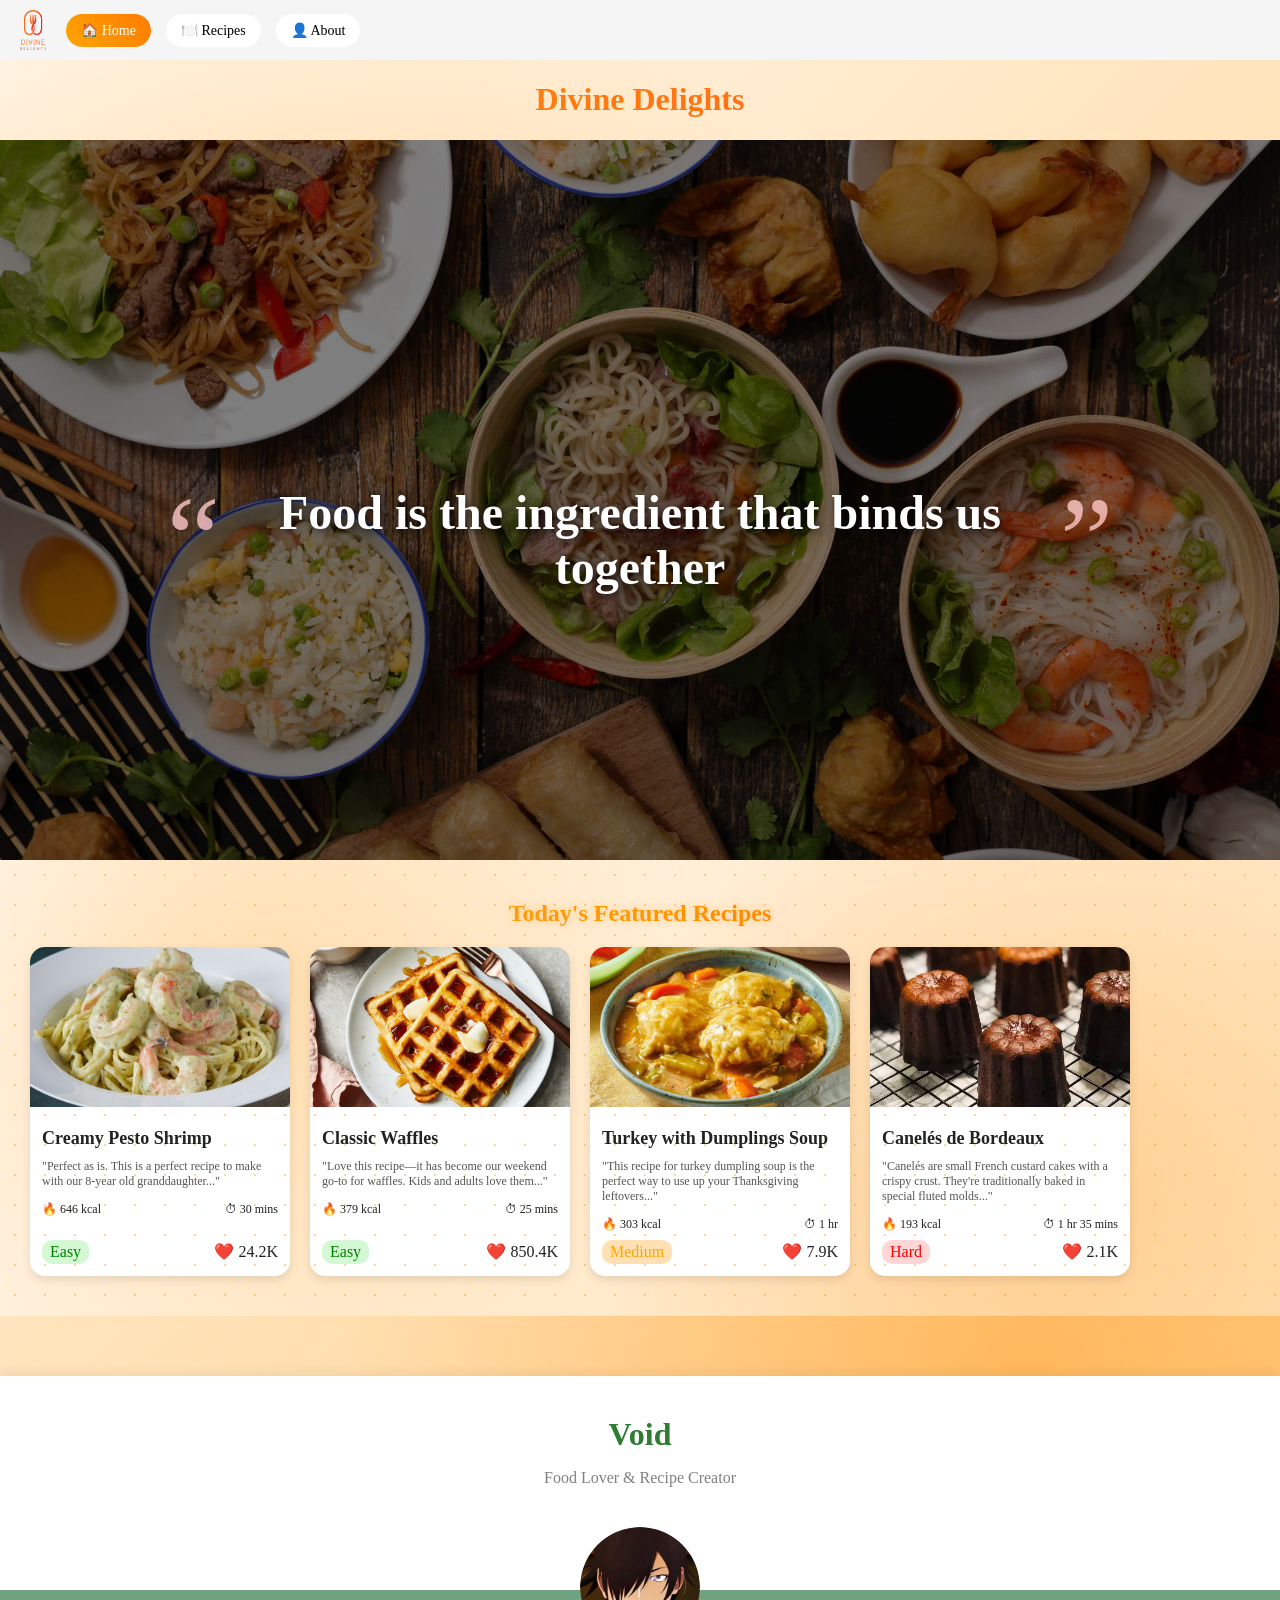
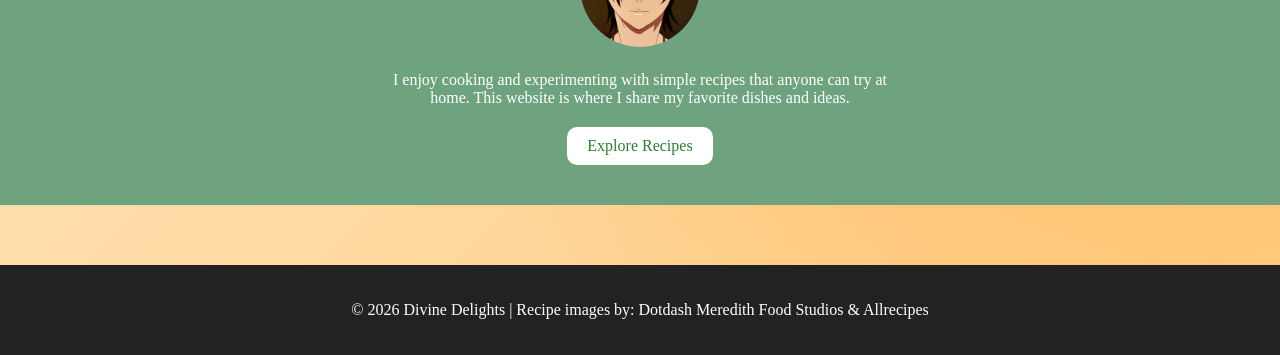
<file: index.html>
<!DOCTYPE html>
<html lang="en">

<head>
    <meta charset="UTF-8">
    <meta name="viewport" content="width=device-width, initial-scale=1.0">
    <title>Divine Delights</title>

    <link rel="icon" type="image/png" href="images/favicon.ico">
    <link rel="stylesheet" href="css/styles.css">
</head>

<body>    

<header>
<div class="navbar">
<div class="logo">
    <img src="images/logo.png" alt="Divine Delights' Logo">
</div>

<nav class="nav-links">
<a href="index.html" class="active">🏠 Home</a>
<a href="recipes.html">🍽️ Recipes</a>
<a href="#about">👤 About</a>
</nav>
</div>

</header>

<!-- MAIN CONTENT (changes on every page) -->
<main>
  <h1 class="gradient-animate">Divine Delights</h1>
    <section class="hero">
        <div class="overlay">
      
          <div class="quote-box">
            <span class="quote-mark">“</span>
      
            <h1>
                Food is the ingredient that binds us together
            </h1>

            <span class="quote-mark">”</span>
          </div>
      
        </div>
      </section>


      <section class="scroll-section">
        <h2 class="gradient-text">Today's Featured Recipes</h2>
      
        <div class="scroll-container">
            <a href="recipe1.html" class="card-link">
            <div class="card">

                <div class="card-img">
                  <img src="images/pasta.jpg" alt="Pasta">
                </div>
              
                <div class="card-content">
                  <h3>Creamy Pesto Shrimp</h3>
              
                  <p class="desc">
                    "Perfect as is. This is a perfect recipe to make with our 8-year old granddaughter..."
                  </p>
              
                  <div class="info">
                    <span>🔥 646 kcal</span>
                    <span>⏱ 30 mins</span>
                  </div>
              
                  <div class="bottom">
                    <span class="easy">Easy</span>
                    <span>❤️ 24.2K</span>
                  </div>
                </div>
              
              </div>
            </a>


            <a href="recipe2.html" class="card-link">
              <div class="card">

                <div class="card-img">
                  <img src="images/waffles.jpg" alt="Waffles">
                </div>
              
                <div class="card-content">
                  <h3>Classic Waffles</h3>
              
                  <p class="desc">
                    "Love this recipe—it has become our weekend go-to for waffles. Kids and adults love them..."
                  </p>
              
                  <div class="info">
                    <span>🔥 379 kcal</span>
                    <span>⏱ 25 mins</span>
                  </div>
              
                  <div class="bottom">
                    <span class="easy">Easy</span>
                    <span>❤️ 850.4K</span>
                  </div>
                </div>
              
              </div>
            </a>

            <a href="recipe3.html" class="card-link">
              <div class="card">

                <div class="card-img">
                  <img src="images/turkey.jpg" alt="Turkey">
                </div>
              
                <div class="card-content">
                  <h3>Turkey with Dumplings Soup</h3>
              
                  <p class="desc">
                    "This recipe for turkey dumpling soup is the perfect way to use up your Thanksgiving leftovers..."
                  </p>
              
                  <div class="info">
                    <span>🔥 303 kcal</span>
                    <span>⏱ 1 hr</span>
                  </div>
              
                  <div class="bottom">
                    <span class="medium">Medium</span>
                    <span>❤️ 7.9K</span>
                  </div>
                </div>
              
              </div>
              </a>


              <a href="recipe4.html" class="card-link">
              <div class="card">

                <div class="card-img">
                  <img src="images/canele.jpg" alt="Canelés">
                </div>
              
                <div class="card-content">
                  <h3>Canelés de Bordeaux</h3>
              
                  <p class="desc">
                    "Canelés are small French custard cakes with a crispy crust. They're traditionally baked in special fluted molds..."
                  </p>
              
                  <div class="info">
                    <span>🔥 193 kcal</span>
                    <span>⏱ 1 hr 35 mins</span>
                  </div>
              
                  <div class="bottom">
                    <span class="hard">Hard</span>
                    <span>❤️ 2.1K</span>
                  </div>
                </div>
              </div>
            </a>
      
        </div>
      </section>
      <section id="about" class="about">
  
        <h2>Void</h2>
        <p class="role">Food Lover & Recipe Creator</p>
      
        <img src="images/profile.png" alt="Profile">
      
        <p class="about-text">
          I enjoy cooking and experimenting with simple recipes that anyone can try at home.
          This website is where I share my favorite dishes and ideas.
        </p>
      
        <a href="recipes.html" class="about-button">Explore Recipes</a>
      
      </section>
</main>

<footer>
    <p>© 2026 Divine Delights | Recipe images by: Dotdash Meredith Food Studios & Allrecipes</p>
</footer>

</body>
</html>
</file>
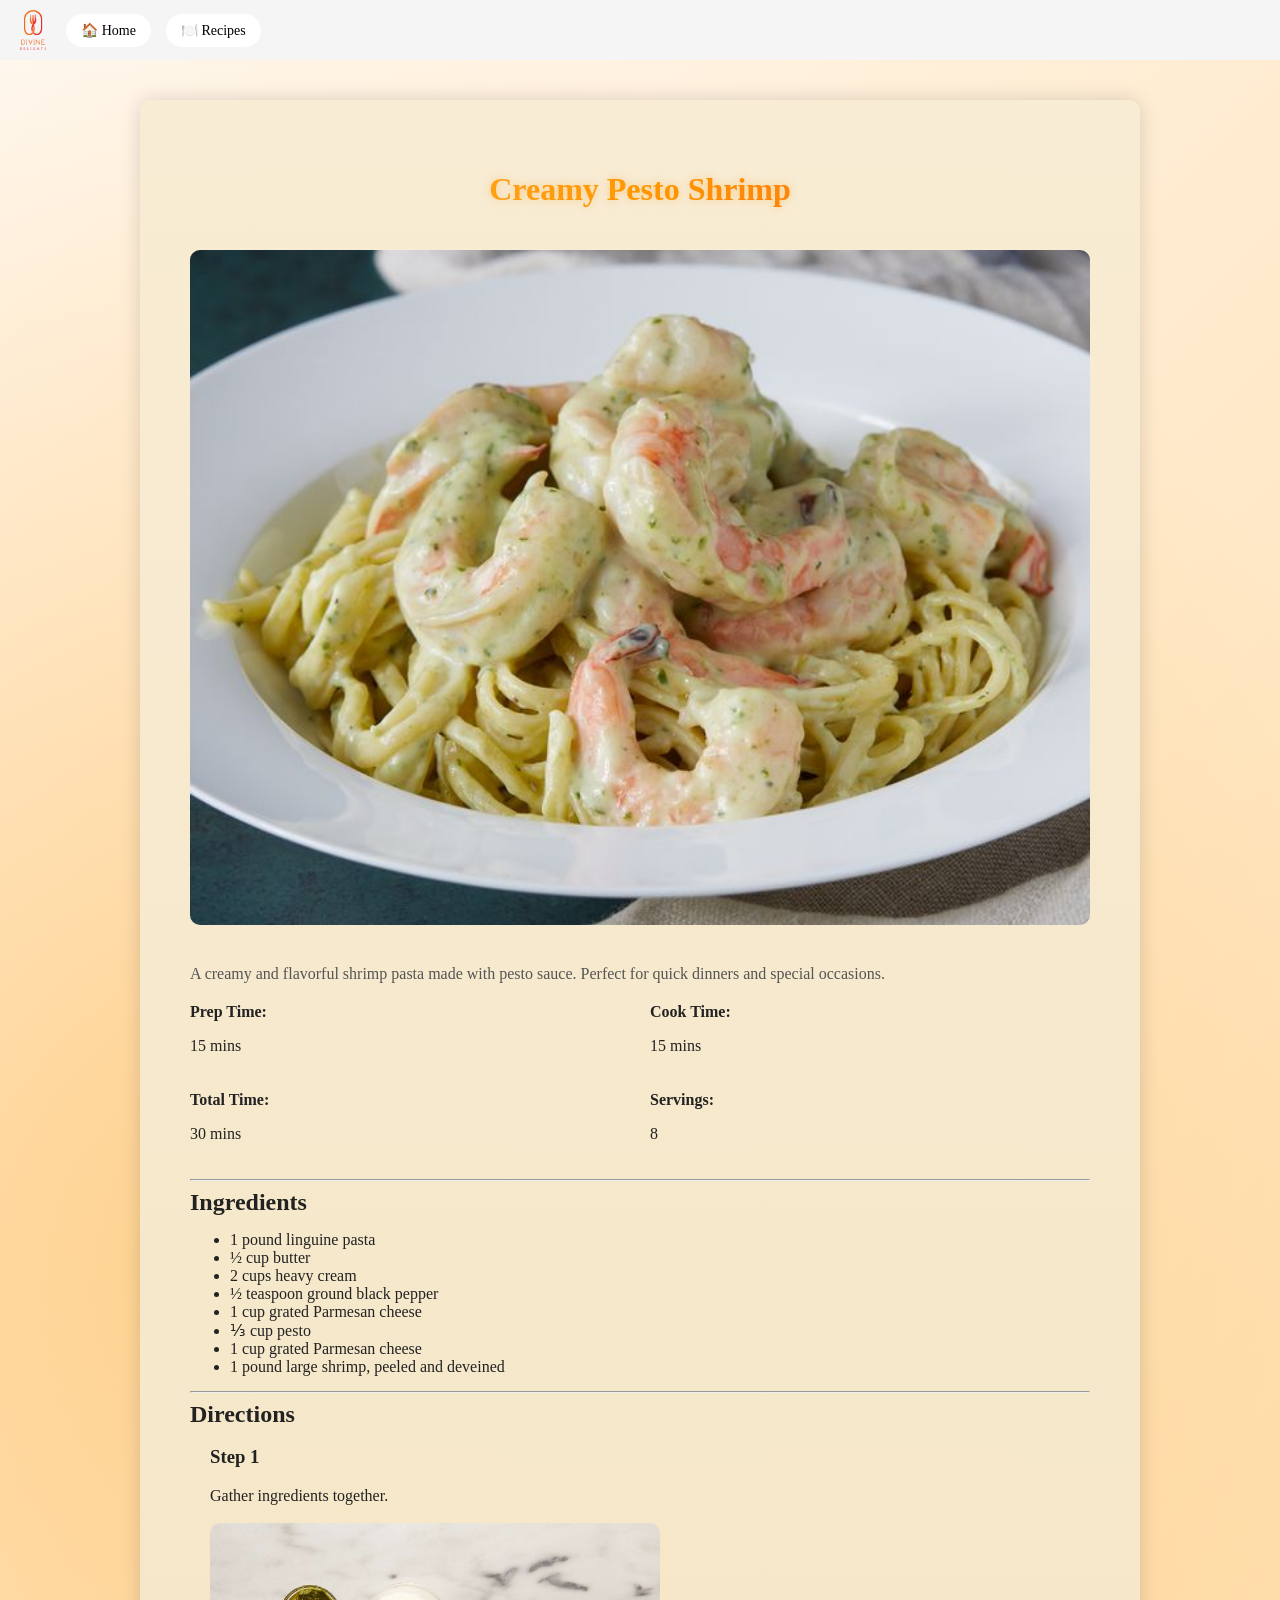
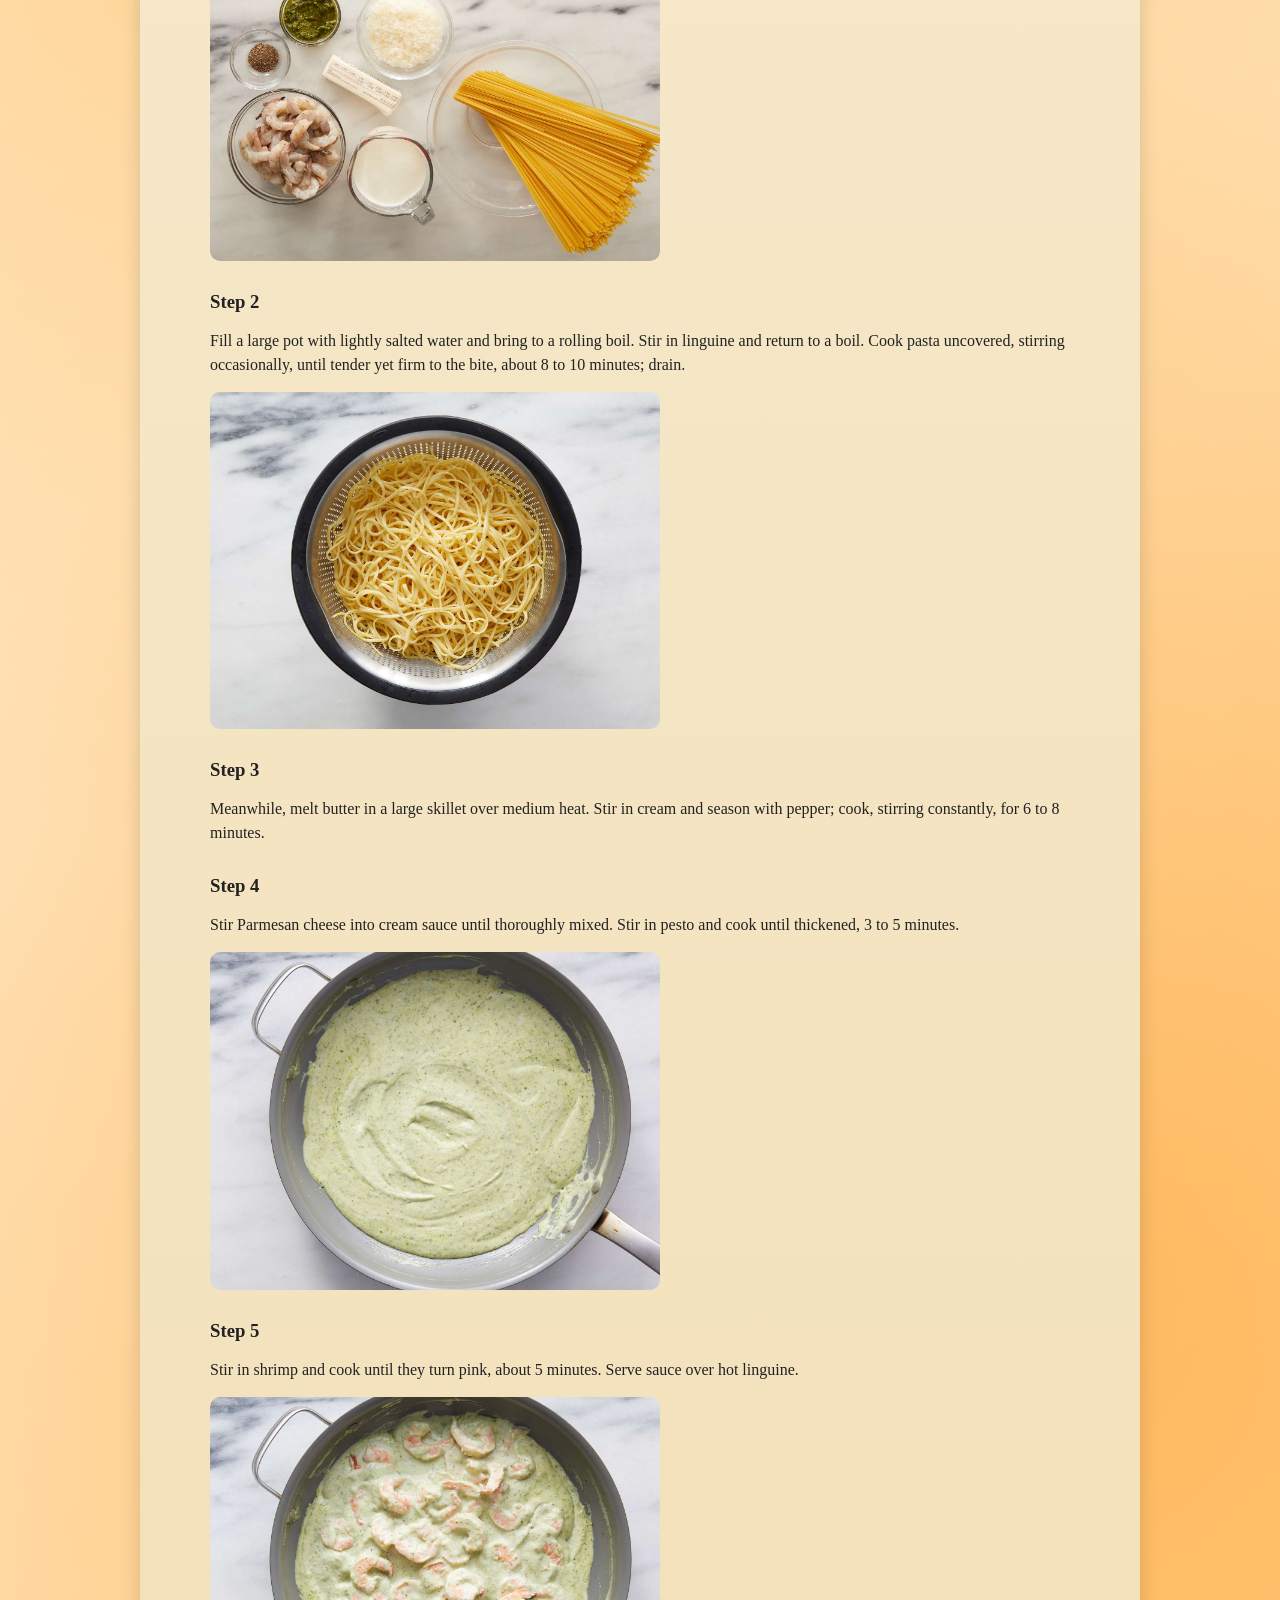
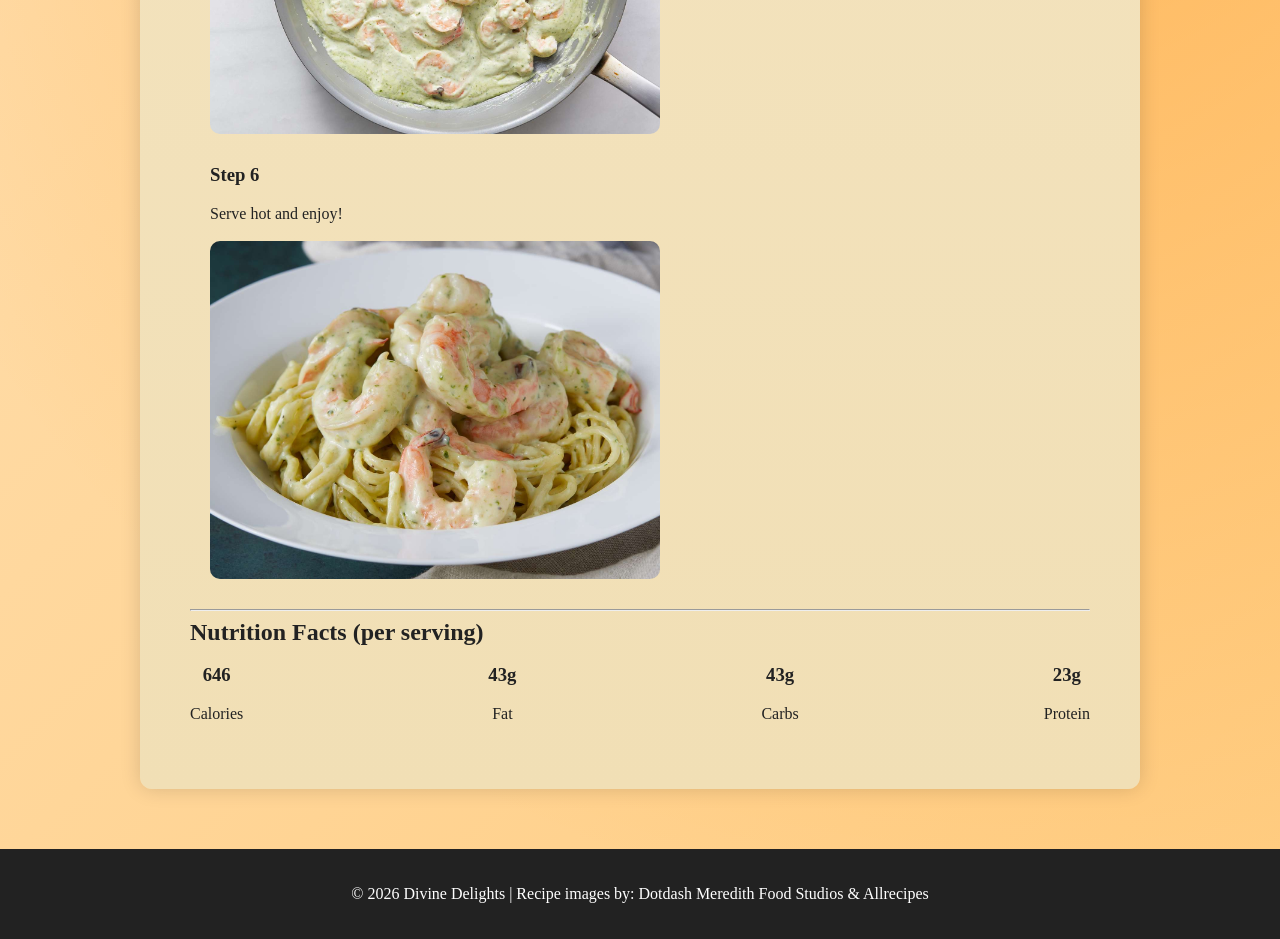
<file: recipe1.html>
<!DOCTYPE html>
<html lang="en">

<head>
    <meta charset="UTF-8">
    <meta name="viewport" content="width=device-width, initial-scale=1.0">
    <title>Creamy Pesto Shrimp - Divine Delights</title>

    <link rel="icon" type="image/png" href="images/favicon.ico">
    <link rel="stylesheet" href="css/styles.css">
</head>

<body>    

<header>
<div class="navbar">
<div class="logo">
    <img src="images/logo.png" alt="Divine Delights' Logo">
</div>

<nav class="nav-links">
<a href="index.html">🏠 Home</a>
<a href="recipes.html">🍽️ Recipes</a>
</nav>
</div>
</header>

<main class="recipe-page">

<!-- TITLE -->
<h1 class="gradient-text">Creamy Pesto Shrimp</h1>

<!-- IMAGE -->
<img src="images/pasta.jpg" class="recipe-main-img" alt="Pasta">

<!-- DESCRIPTION -->
<p class="recipe-desc">
    A creamy and flavorful shrimp pasta made with pesto sauce. Perfect for quick dinners and special occasions.
</p>

<!-- TIME TABLE -->
<div class="time-table">

    <div>
        <strong>Prep Time:</strong>
        <p>15 mins</p>
    </div>

    <div>
        <strong>Cook Time:</strong>
        <p>15 mins</p>
    </div>

    <div>
        <strong>Total Time:</strong>
        <p>30 mins</p>
    </div>

    <div>
        <strong>Servings:</strong>
        <p>8</p>
    </div>

</div>

<hr>

<!-- INGREDIENTS -->
<h2>Ingredients</h2>

<ul class="ingredients">
    <li>1 pound linguine pasta</li>
    <li>½ cup butter</li>
    <li>2 cups heavy cream</li>
    <li>½ teaspoon ground black pepper</li>
    <li>1 cup grated Parmesan cheese</li>
    <li>⅓ cup pesto</li>
    <li>1 cup grated Parmesan cheese</li>
    <li>1 pound large shrimp, peeled and deveined</li>
</ul>


<hr>

<!-- DIRECTIONS -->
<h2>Directions</h2>

<div class="steps">

    <div class="step">
        <h3>Step 1</h3>
        <p>  Gather ingredients together.  </p>
        <img src="images/pastastep1.jpg" class="step-img">
    </div>

    <div class="step">
        <h3>Step 2</h3>
        <p>Fill a large pot with lightly salted water and bring to a rolling boil. Stir in linguine and return to a boil. Cook pasta uncovered, stirring occasionally, until tender yet firm to the bite, about 8 to 10 minutes; drain. </p>
        <img src="images/pastastep2.jpg" class="step-img">
    </div>

    <div class="step">
        <h3>Step 3</h3>
        <p> Meanwhile, melt butter in a large skillet over medium heat. Stir in cream and season with pepper; cook, stirring constantly, for 6 to 8 minutes. </p>
    </div>

    <div class="step">
        <h3>Step 4</h3>
        <p> Stir Parmesan cheese into cream sauce until thoroughly mixed. Stir in pesto and cook until thickened, 3 to 5 minutes. </p>
        <img src="images/pastastep4.jpg" class="step-img">
    </div>

    <div class="step">
        <h3>Step 5</h3>
        <p> Stir in shrimp and cook until they turn pink, about 5 minutes. Serve sauce over hot linguine. </p>
        <img src="images/pastastep5.jpg" class="step-img">
    </div>

    <div class="step">
        <h3>Step 6</h3>
        <p> Serve hot and enjoy! </p>
        <img src="images/pastastep6.jpg" class="step-img">
    </div>
</div>
<hr>

<!-- NUTRITION -->
<h2>Nutrition Facts (per serving)</h2>

<div class="nutrition">

    <div>
        <h3>646</h3>
        <p>Calories</p>
    </div>

    <div>
        <h3>43g</h3>
        <p>Fat</p>
    </div>

    <div>
        <h3>43g</h3>
        <p>Carbs</p>
    </div>

    <div>
        <h3>23g</h3>
        <p>Protein</p>
    </div>

</div>

</main>

<footer>
    <p>© 2026 Divine Delights | Recipe images by: Dotdash Meredith Food Studios & Allrecipes</p>
</footer>

</body>
</html>
</file>
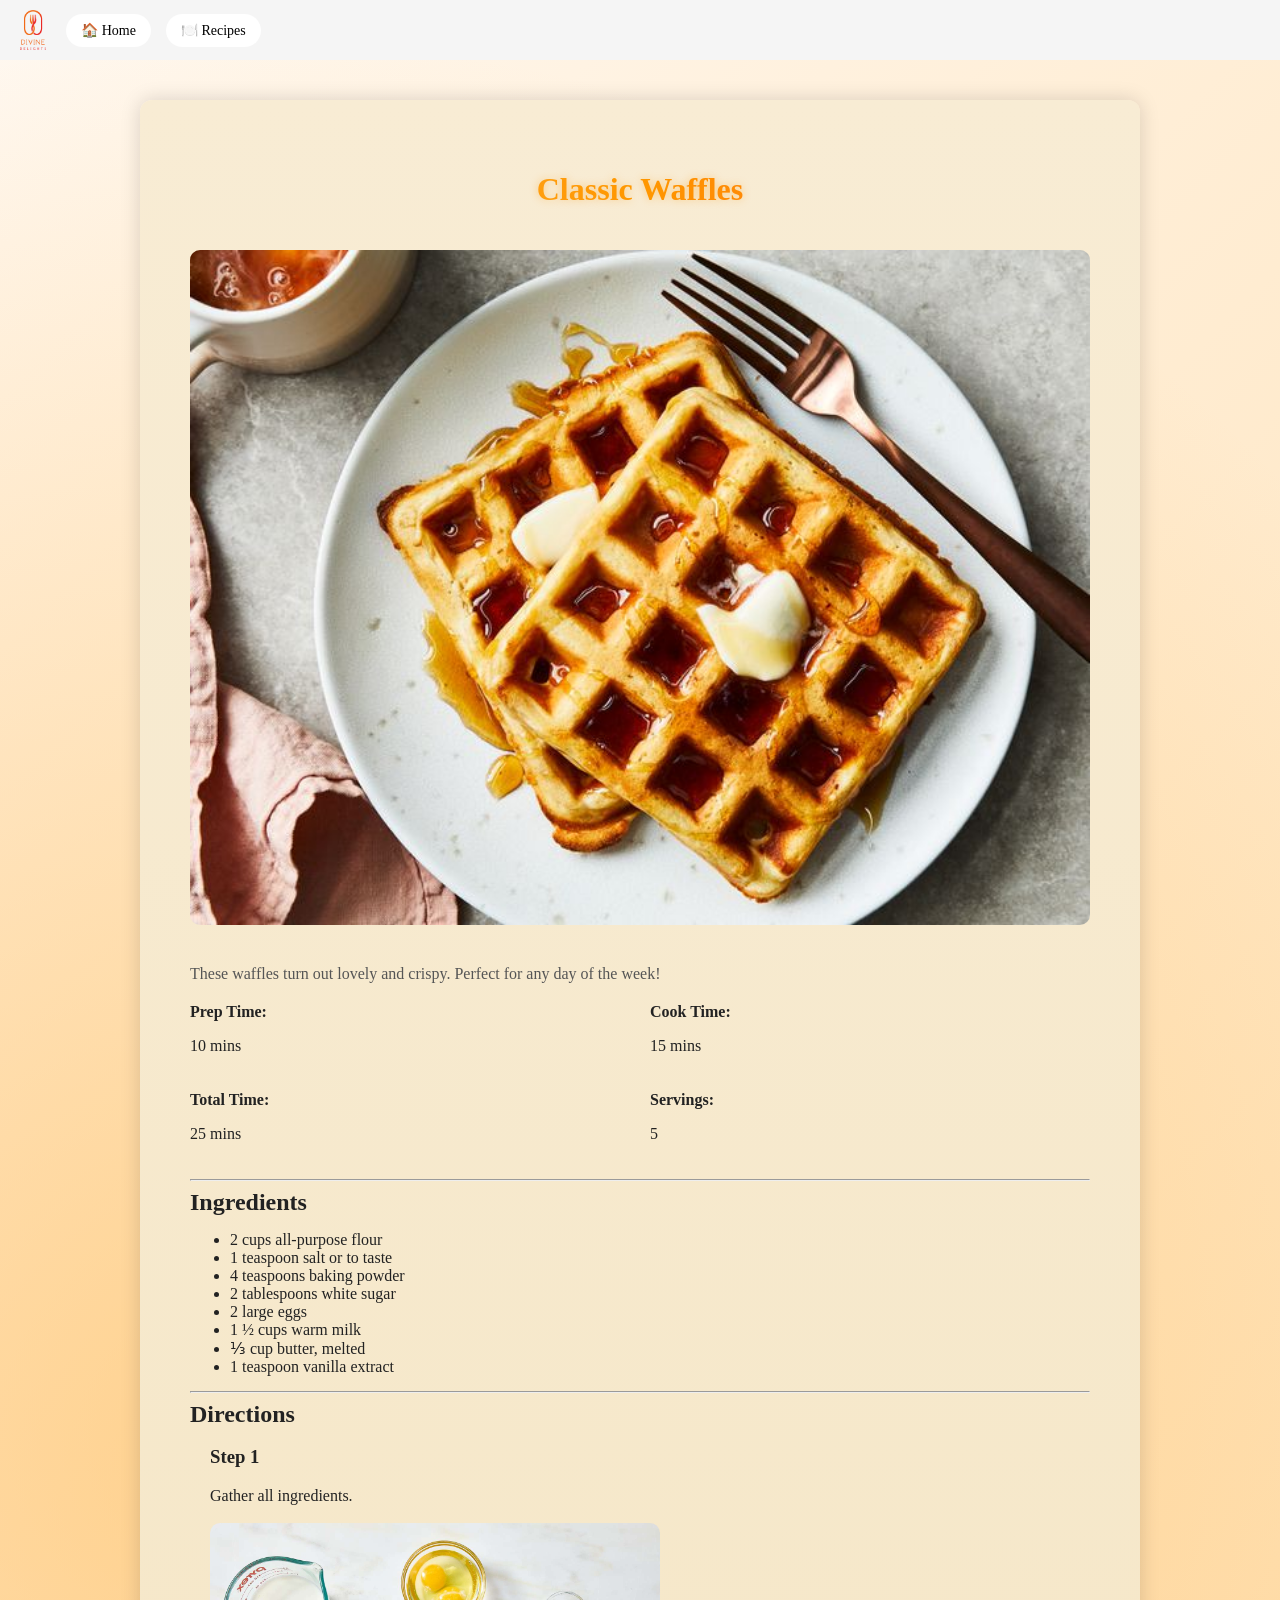
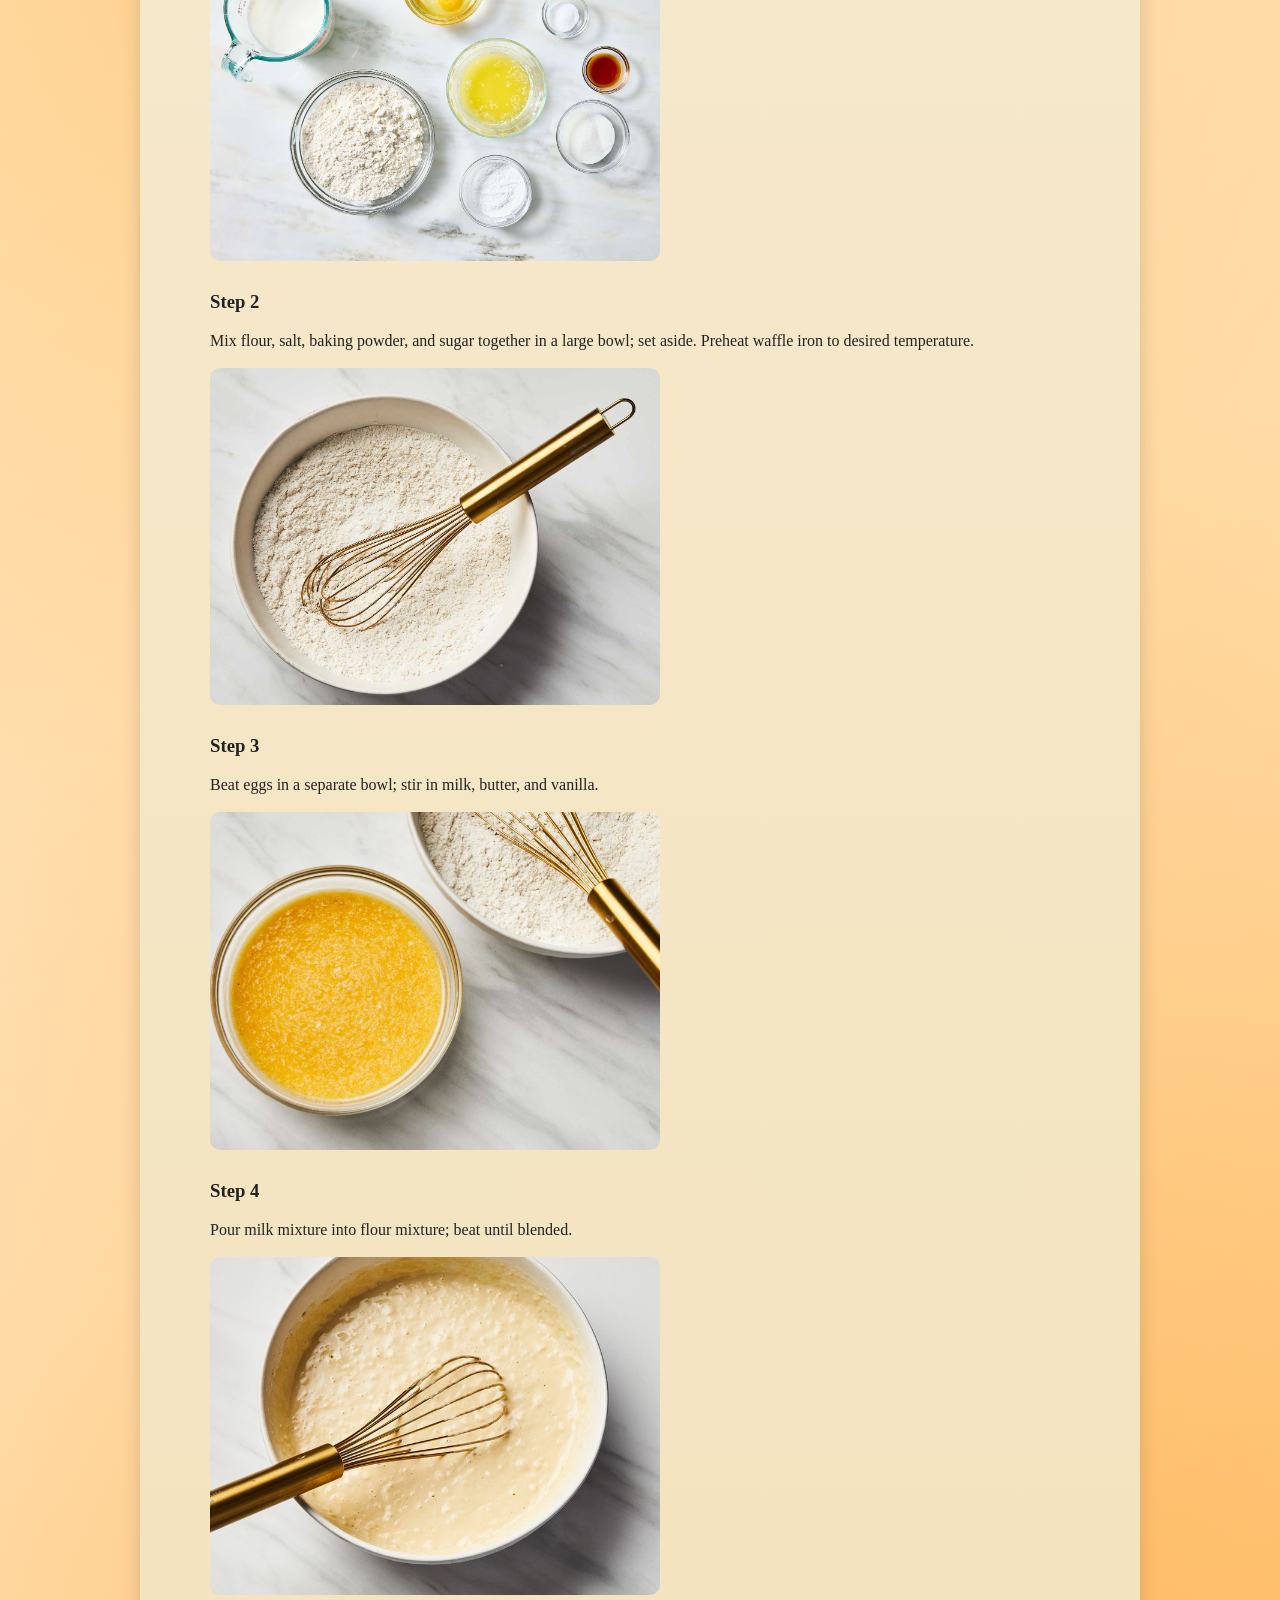
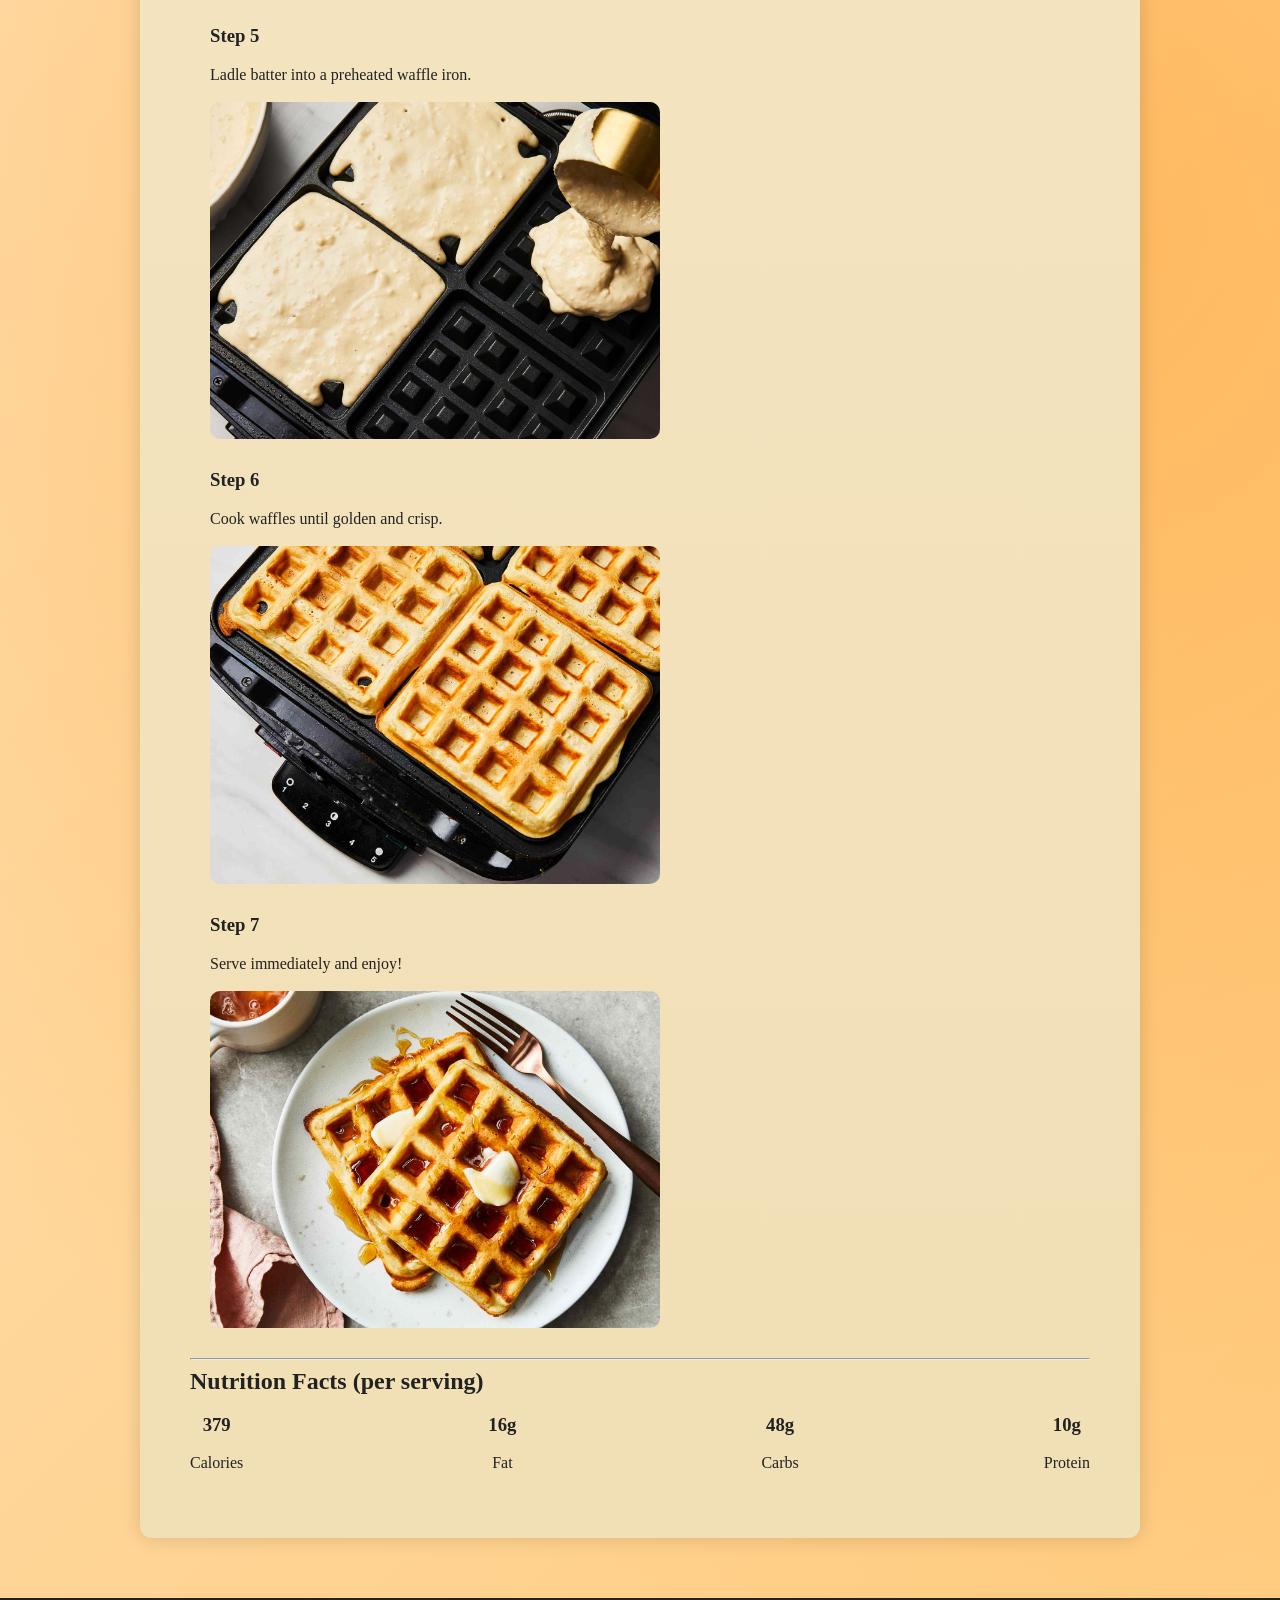
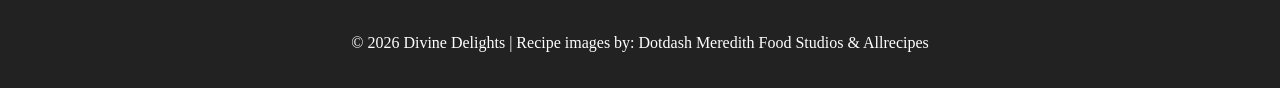
<file: recipe2.html>
<!DOCTYPE html>
<html lang="en">

<head>
    <meta charset="UTF-8">
    <meta name="viewport" content="width=device-width, initial-scale=1.0">
    <title>Classic Waffles - Divine Delights</title>

    <link rel="icon" type="image/png" href="images/favicon.ico">
    <link rel="stylesheet" href="css/styles.css">
</head>

<body>    

<header>
<div class="navbar">
<div class="logo">
    <img src="images/logo.png" alt="Divine Delights' Logo">
</div>

<nav class="nav-links">
<a href="index.html">🏠 Home</a>
<a href="recipes.html">🍽️ Recipes</a>
</nav>
</div>
</header>

<main class="recipe-page">

<!-- TITLE -->
<h1 class="gradient-text">Classic Waffles</h1>

<!-- IMAGE -->
<img src="images/waffles.jpg" class="recipe-main-img" alt="Classic Waffles">

<!-- DESCRIPTION -->
<p class="recipe-desc">
    These waffles turn out lovely and crispy. Perfect for any day of the week!
</p>

<!-- TIME TABLE -->
<div class="time-table">
    <div>
        <strong>Prep Time:</strong>
        <p>10 mins</p>
    </div>

    <div>
        <strong>Cook Time:</strong>
        <p>15 mins</p>
    </div>

    <div>
        <strong>Total Time:</strong>
        <p>25 mins</p>
    </div>

    <div>
        <strong>Servings:</strong>
        <p>5</p>
    </div>
</div>

<hr>

<!-- INGREDIENTS -->
<h2>Ingredients</h2>

<ul class="ingredients">
    <li>2 cups all-purpose flour</li>
    <li>1 teaspoon salt or to taste</li>
    <li>4 teaspoons baking powder</li>
    <li>2 tablespoons white sugar</li>
    <li>2 large eggs</li>
    <li>1 ½ cups warm milk</li>
    <li>⅓ cup butter, melted</li>
    <li>1 teaspoon vanilla extract</li>
</ul>

<hr>

<!-- DIRECTIONS -->
<h2>Directions</h2>

<div class="steps">

    <div class="step">
        <h3>Step 1</h3>
        <p> Gather all ingredients. </p>
        <img src="images/wafflestep1.jpg" class="step-img">
    </div>

    <div class="step">
        <h3>Step 2</h3>
        <p>Mix flour, salt, baking powder, and sugar together in a large bowl; set aside. Preheat waffle iron to desired temperature. </p>
        <img src="images/wafflestep2.jpg" class="step-img">
    </div>

    <div class="step">
        <h3>Step 3</h3>
        <p> Beat eggs in a separate bowl; stir in milk, butter, and vanilla. </p>
        <img src="images/wafflestep3.jpg" class="step-img">
    </div>

    <div class="step">
        <h3>Step 4</h3>
        <p> Pour milk mixture into flour mixture; beat until blended. </p>
        <img src="images/wafflestep4.jpg" class="step-img">
    </div>

    <div class="step">
        <h3>Step 5</h3>
        <p> Ladle batter into a preheated waffle iron. </p>
        <img src="images/wafflestep5.jpg" class="step-img">
    </div>

    <div class="step">
        <h3>Step 6</h3>
        <p> Cook waffles until golden and crisp. </p>
        <img src="images/wafflestep6.jpg" class="step-img">
    </div>

    <div class="step">
        <h3>Step 7</h3>
        <p> Serve immediately and enjoy! </p>
        <img src="images/wafflestep7.jpg" class="step-img">
    </div>
</div>

<hr>

<!-- NUTRITION -->
<h2>Nutrition Facts (per serving)</h2>

<div class="nutrition">
    <div>
        <h3>379</h3>
        <p>Calories</p>
    </div>

    <div>
        <h3>16g</h3>
        <p>Fat</p>
    </div>

    <div>
        <h3>48g</h3>
        <p>Carbs</p>
    </div>

    <div>
        <h3>10g</h3>
        <p>Protein</p>
    </div>
</div>

</main>

<footer>
    <p>© 2026 Divine Delights | Recipe images by: Dotdash Meredith Food Studios & Allrecipes</p>
</footer>

</body>
</html>
</file>
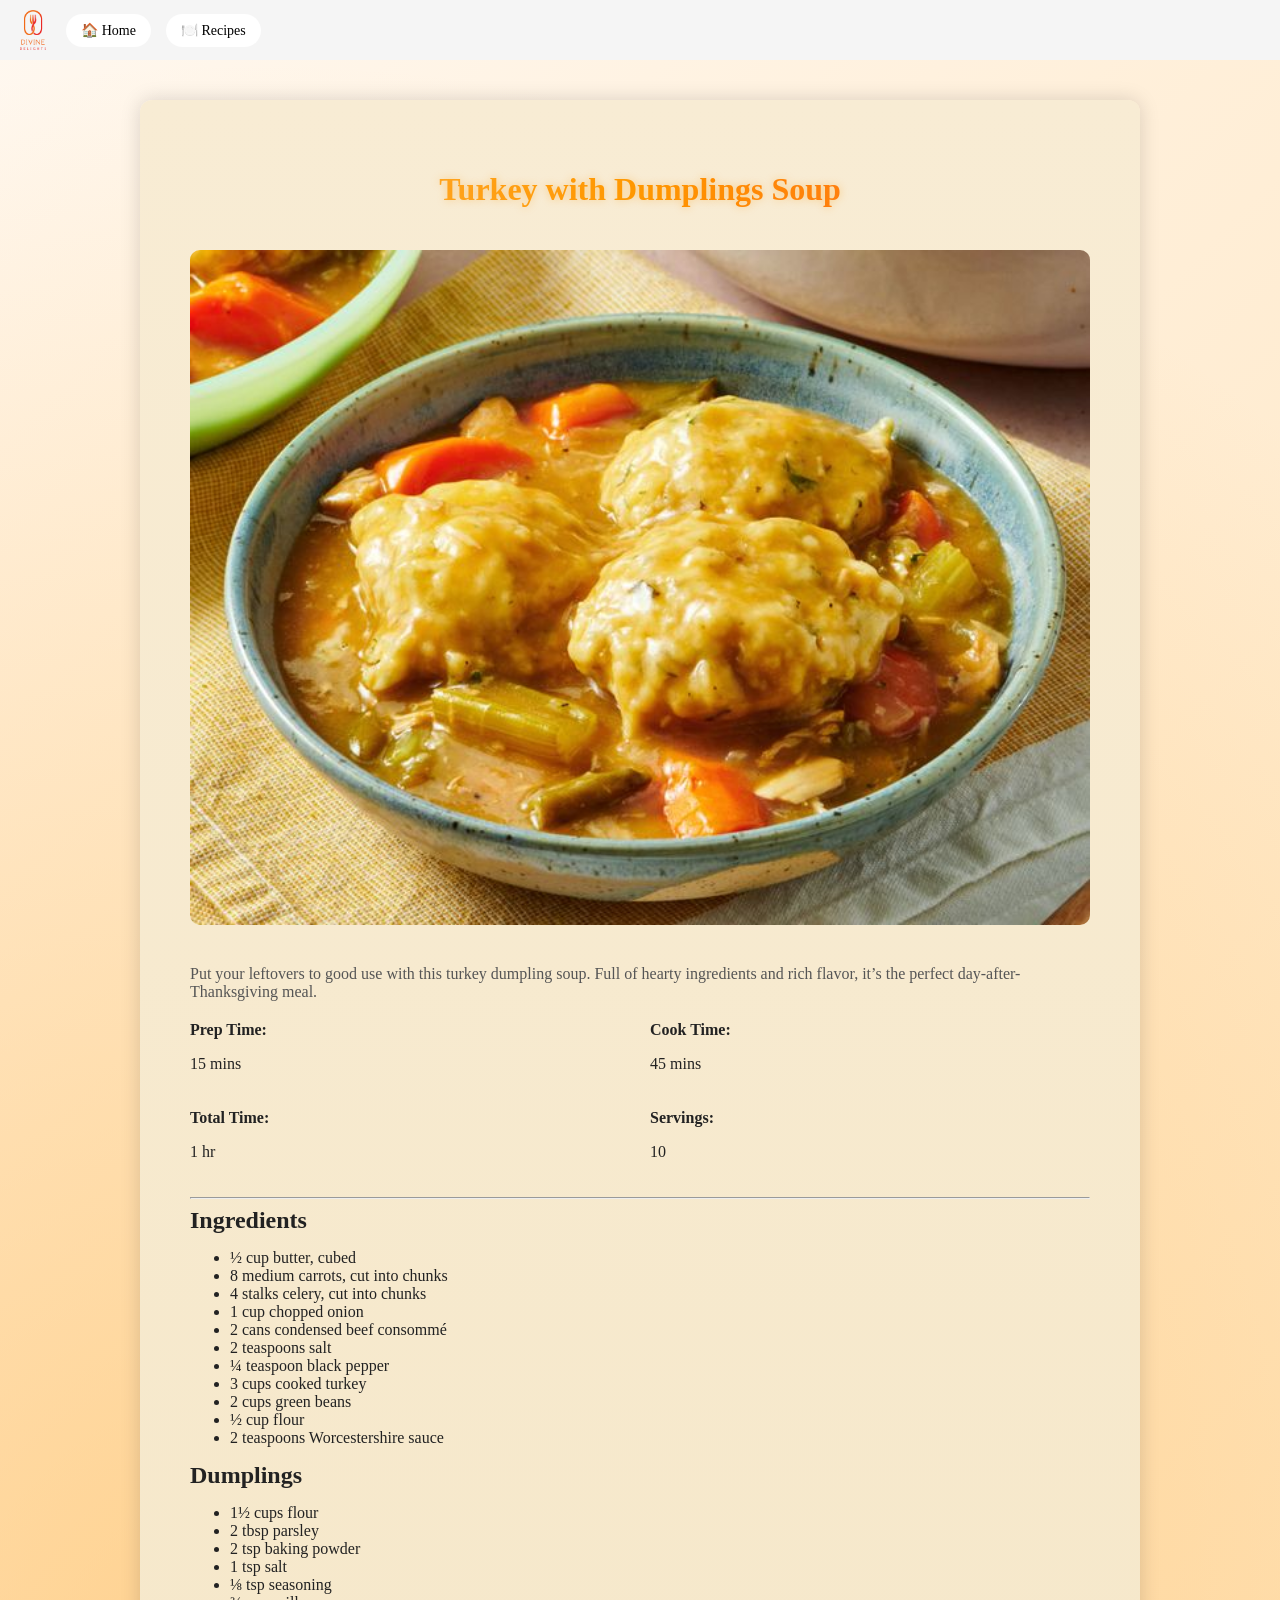
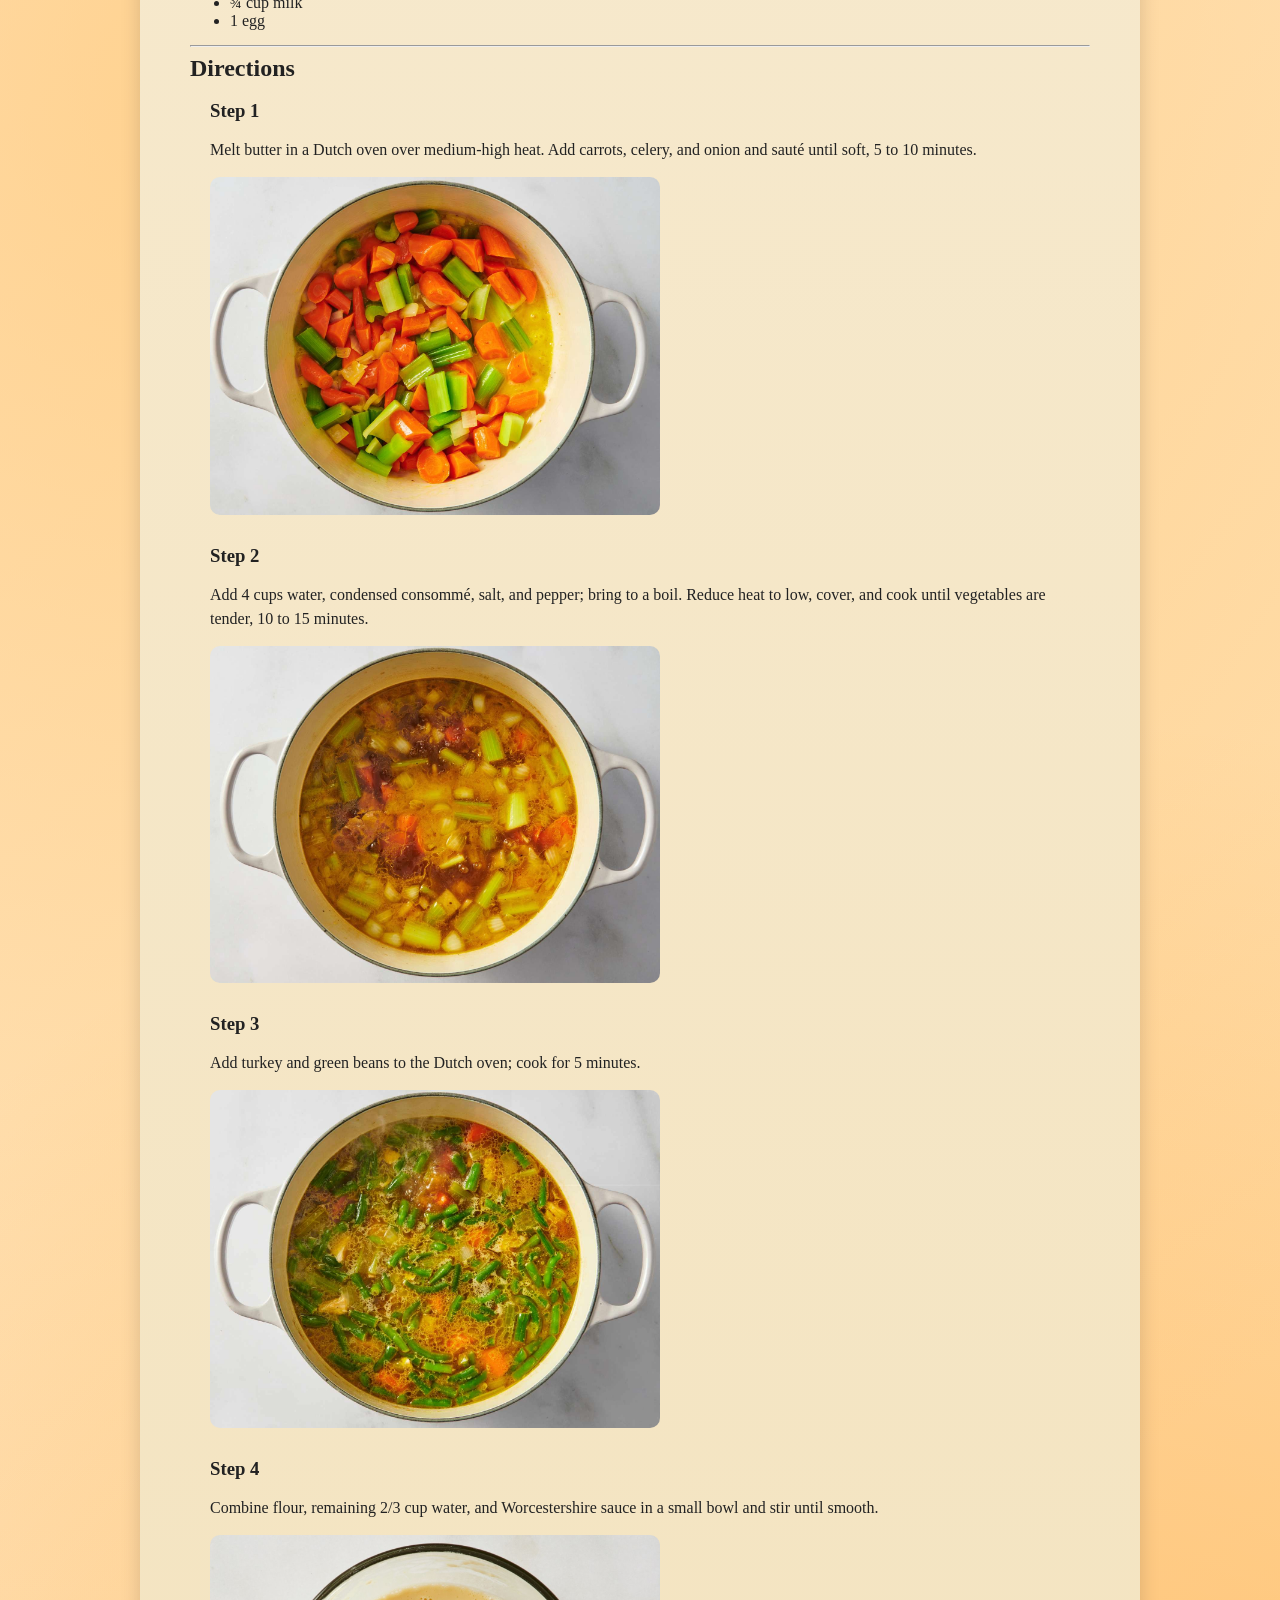
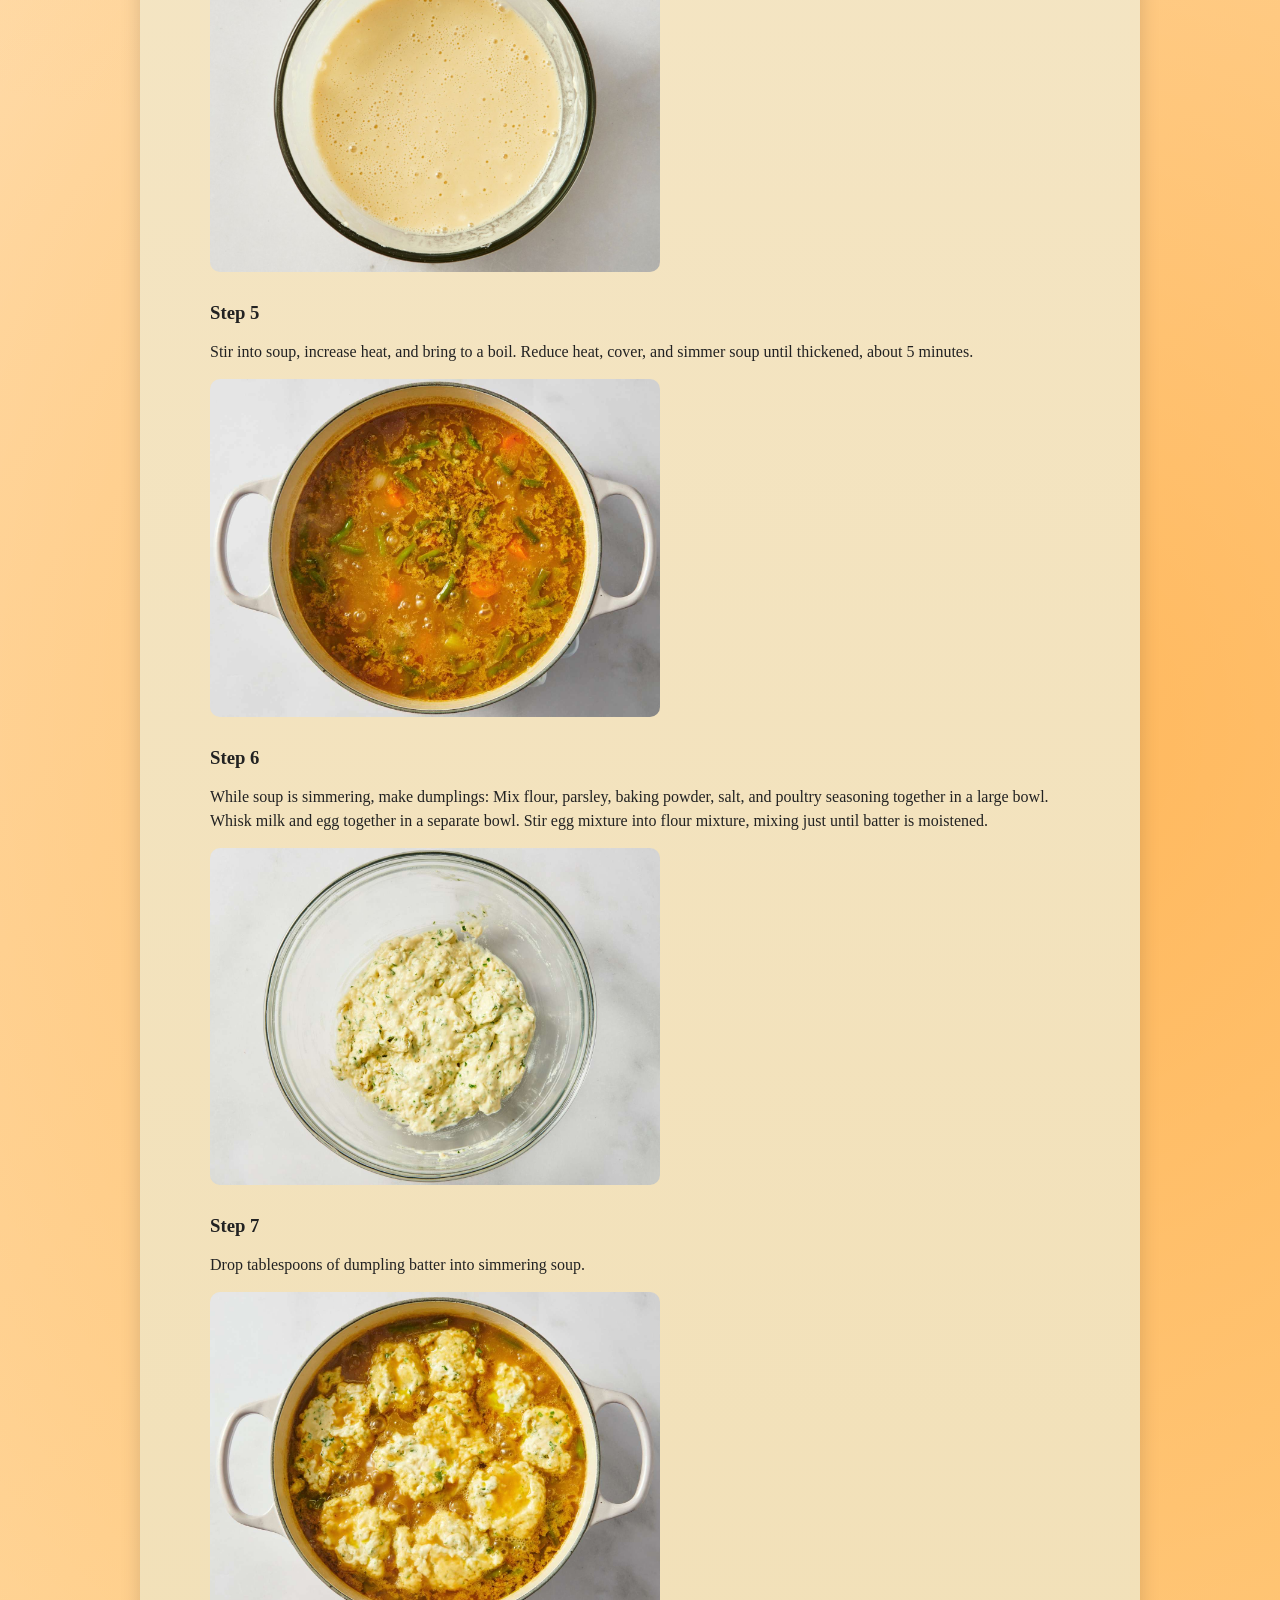
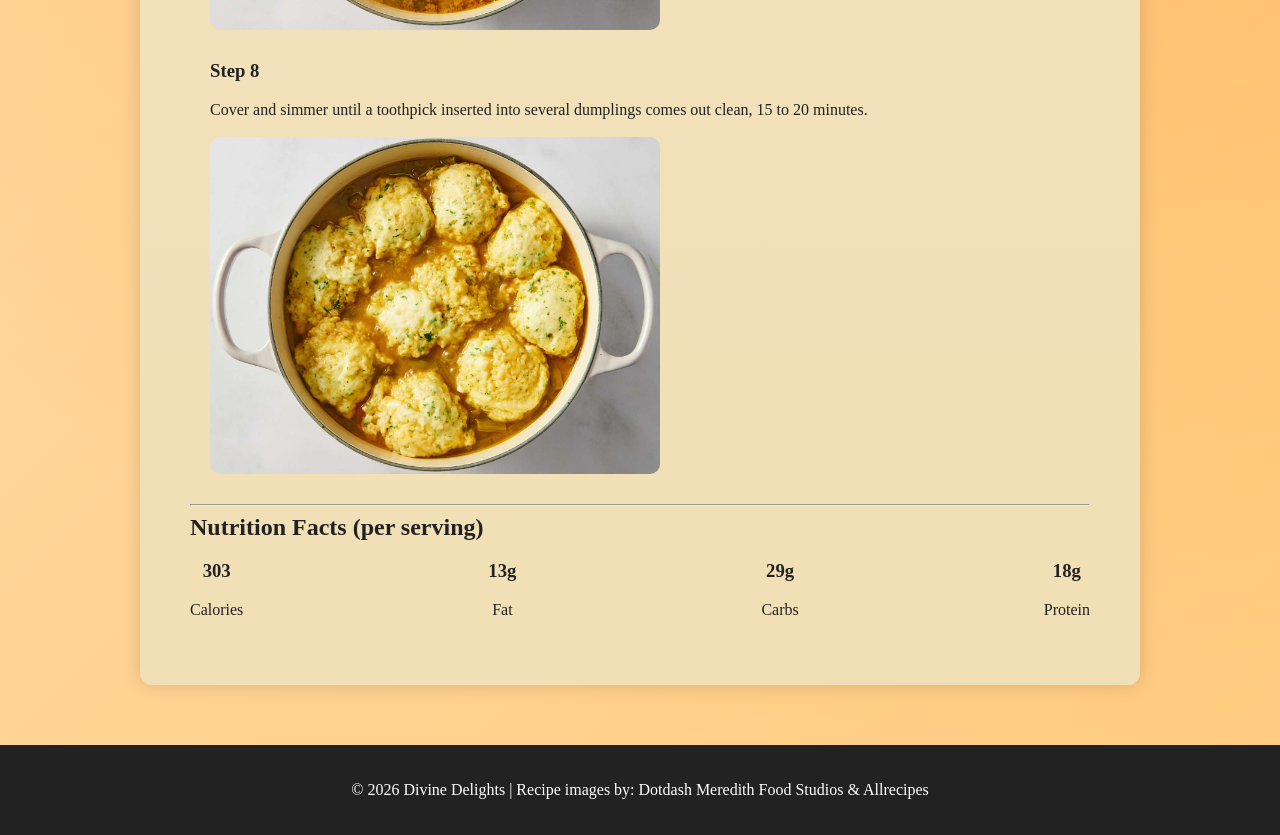
<file: recipe3.html>
<!DOCTYPE html>
<html lang="en">

<head>
    <meta charset="UTF-8">
    <meta name="viewport" content="width=device-width, initial-scale=1.0">
    <title>Turkey with Dumplings Soup - Divine Delights</title>

    <link rel="icon" type="image/png" href="images/favicon.ico">
    <link rel="stylesheet" href="css/styles.css">
</head>

<body>    

<header>
<div class="navbar">
<div class="logo">
    <img src="images/logo.png" alt="Divine Delights' Logo">
</div>

<nav class="nav-links">
<a href="index.html">🏠 Home</a>
<a href="recipes.html">🍽️ Recipes</a>
</nav>
</div>
</header>

<main class="recipe-page">

<!-- TITLE -->
<h1 class="gradient-text">Turkey with Dumplings Soup</h1>

<!-- IMAGE -->
<img src="images/turkey.jpg" class="recipe-main-img" alt="Turkey with Dumplings Soup">

<!-- DESCRIPTION -->
<p class="recipe-desc">
    Put your leftovers to good use with this turkey dumpling soup. Full of hearty ingredients and rich flavor, it’s the perfect day-after-Thanksgiving meal.
</p>

<!-- TIME TABLE -->
<div class="time-table">
    <div>
        <strong>Prep Time:</strong>
        <p>15 mins</p>
    </div>

    <div>
        <strong>Cook Time:</strong>
        <p>45 mins</p>
    </div>

    <div>
        <strong>Total Time:</strong>
        <p>1 hr</p>
    </div>

    <div>
        <strong>Servings:</strong>
        <p>10</p>
    </div>
</div>

<hr>

<!-- INGREDIENTS -->
<h2>Ingredients</h2>

<ul class="ingredients">
    <li>½ cup butter, cubed</li>
    <li>8 medium carrots, cut into chunks</li>
    <li>4 stalks celery, cut into chunks</li>
    <li>1 cup chopped onion</li>
    <li>2 cans condensed beef consommé</li>
    <li>2 teaspoons salt</li>
    <li>¼ teaspoon black pepper</li>
    <li>3 cups cooked turkey</li>
    <li>2 cups green beans</li>
    <li>½ cup flour</li>
    <li>2 teaspoons Worcestershire sauce</li>
</ul>

<h2>Dumplings</h2>

<ul class="ingredients">
    <li>1½ cups flour</li>
    <li>2 tbsp parsley</li>
    <li>2 tsp baking powder</li>
    <li>1 tsp salt</li>
    <li>⅛ tsp seasoning</li>
    <li>¾ cup milk</li>
    <li>1 egg</li>
</ul>

<hr>

<!-- DIRECTIONS -->
<h2>Directions</h2>

<div class="steps">

    <div class="step">
        <h3>Step 1</h3>
        <p> Melt butter in a Dutch oven over medium-high heat. Add carrots, celery, and onion and sauté until soft, 5 to 10 minutes. </p>
        <img src="images/turkeystep1.jpg" class="step-img">
    </div>

    <div class="step">
        <h3>Step 2</h3>
        <p>Add 4 cups water, condensed consommé, salt, and pepper; bring to a boil. Reduce heat to low, cover, and cook until vegetables are tender, 10 to 15 minutes. </p>
        <img src="images/turkeystep2.jpg" class="step-img">
    </div>

    <div class="step">
        <h3>Step 3</h3>
        <p> Add turkey and green beans to the Dutch oven; cook for 5 minutes. </p>
        <img src="images/turkeystep3.jpg" class="step-img">
    </div>

    <div class="step">
        <h3>Step 4</h3>
        <p> Combine flour, remaining 2/3 cup water, and Worcestershire sauce in a small bowl and stir until smooth. </p>
        <img src="images/turkeystep4.jpg" class="step-img">
    </div>

    <div class="step">
        <h3>Step 5</h3>
        <p> Stir into soup, increase heat, and bring to a boil. Reduce heat, cover, and simmer soup until thickened, about 5 minutes. </p>
        <img src="images/turkeystep5.jpg" class="step-img">
    </div>

    <div class="step">
        <h3>Step 6</h3>
        <p> While soup is simmering, make dumplings: Mix flour, parsley, baking powder, salt, and poultry seasoning together in a large bowl. Whisk milk and egg together in a separate bowl. Stir egg mixture into flour mixture, mixing just until batter is moistened. </p>
        <img src="images/turkeystep6.jpg" class="step-img">
    </div>

    <div class="step">
        <h3>Step 7</h3>
        <p> Drop tablespoons of dumpling batter into simmering soup. </p>
        <img src="images/turkeystep7.jpg" class="step-img">
    </div>

    <div class="step">
        <h3>Step 8</h3>
        <p>Cover and simmer until a toothpick inserted into several dumplings comes out clean, 15 to 20 minutes. </p>
        <img src="images/turkeystep8.jpg" class="step-img">
    </div>

</div>

<hr>

<!-- NUTRITION -->
<h2>Nutrition Facts (per serving)</h2>

<div class="nutrition">
    <div>
        <h3>303</h3>
        <p>Calories</p>
    </div>

    <div>
        <h3>13g</h3>
        <p>Fat</p>
    </div>

    <div>
        <h3>29g</h3>
        <p>Carbs</p>
    </div>

    <div>
        <h3>18g</h3>
        <p>Protein</p>
    </div>
</div>

</main>

<footer>
    <p>© 2026 Divine Delights | Recipe images by: Dotdash Meredith Food Studios & Allrecipes</p>
</footer>

</body>
</html>
</file>
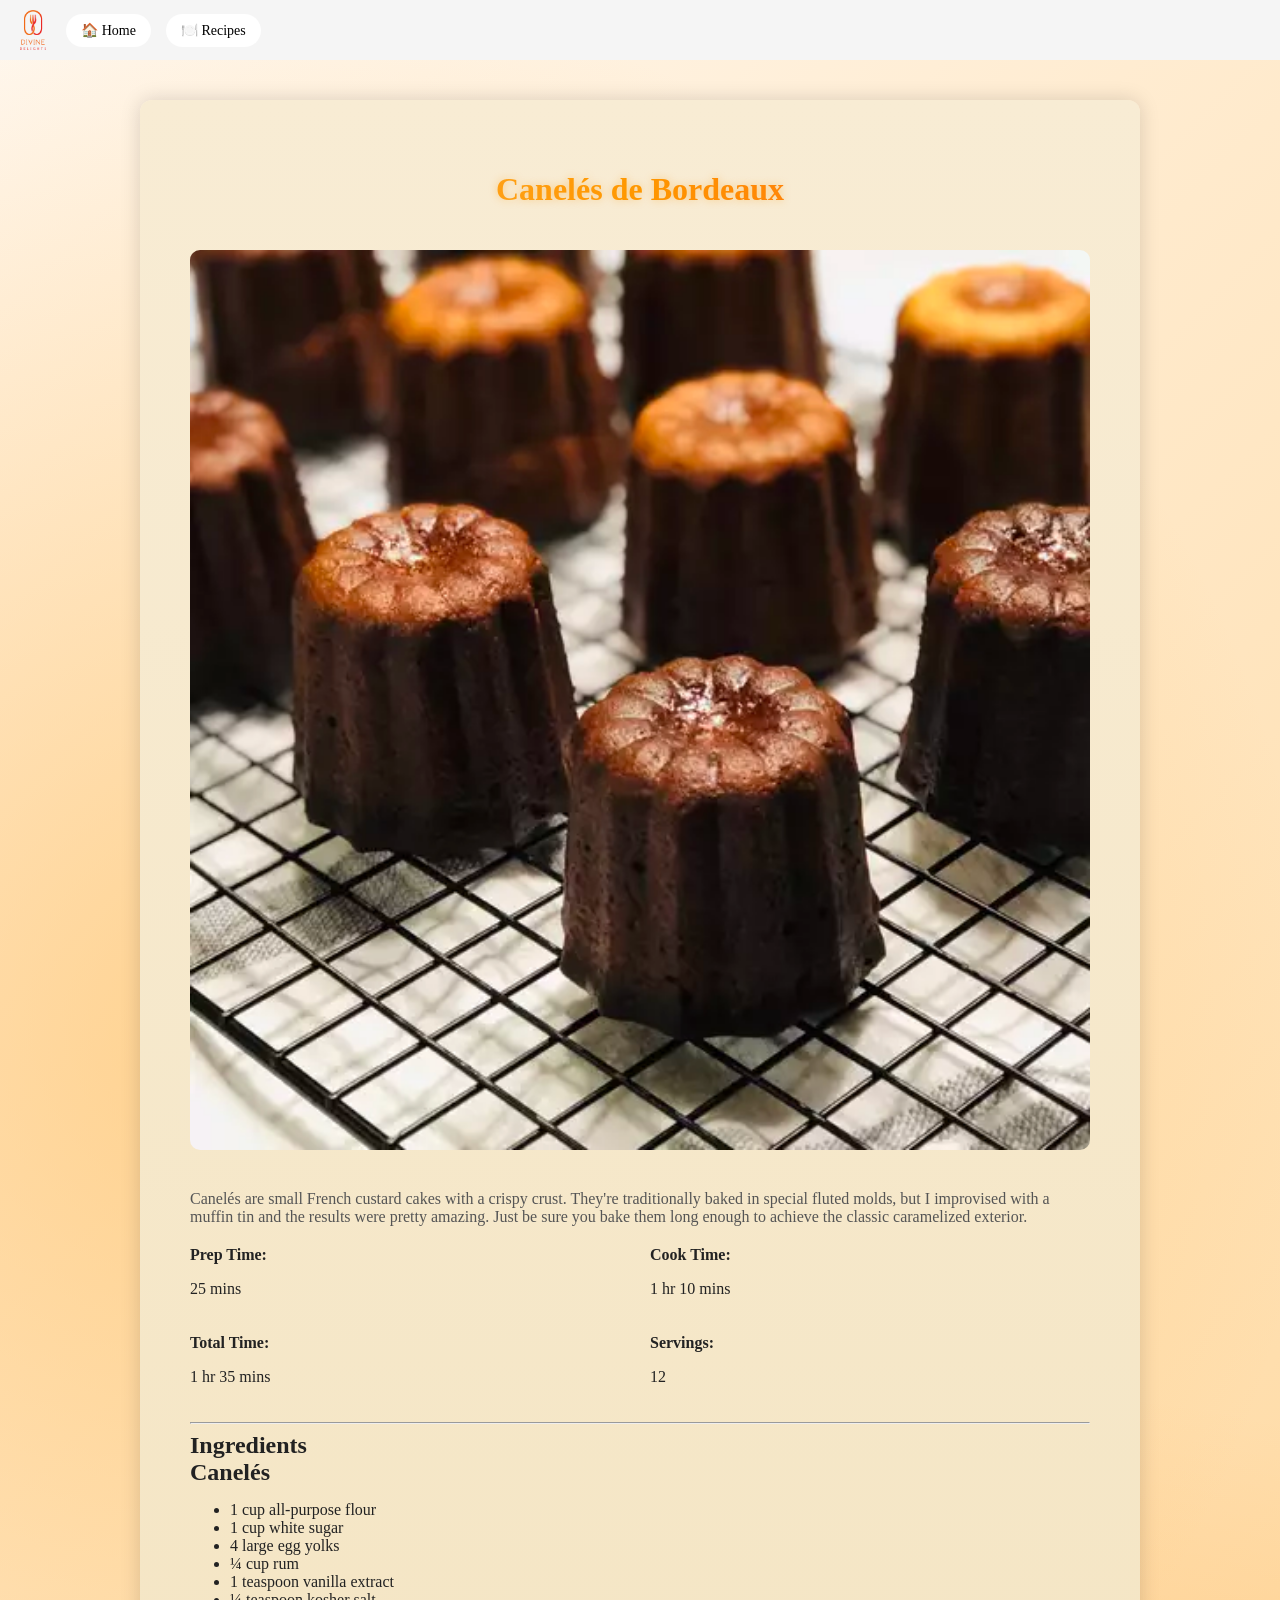
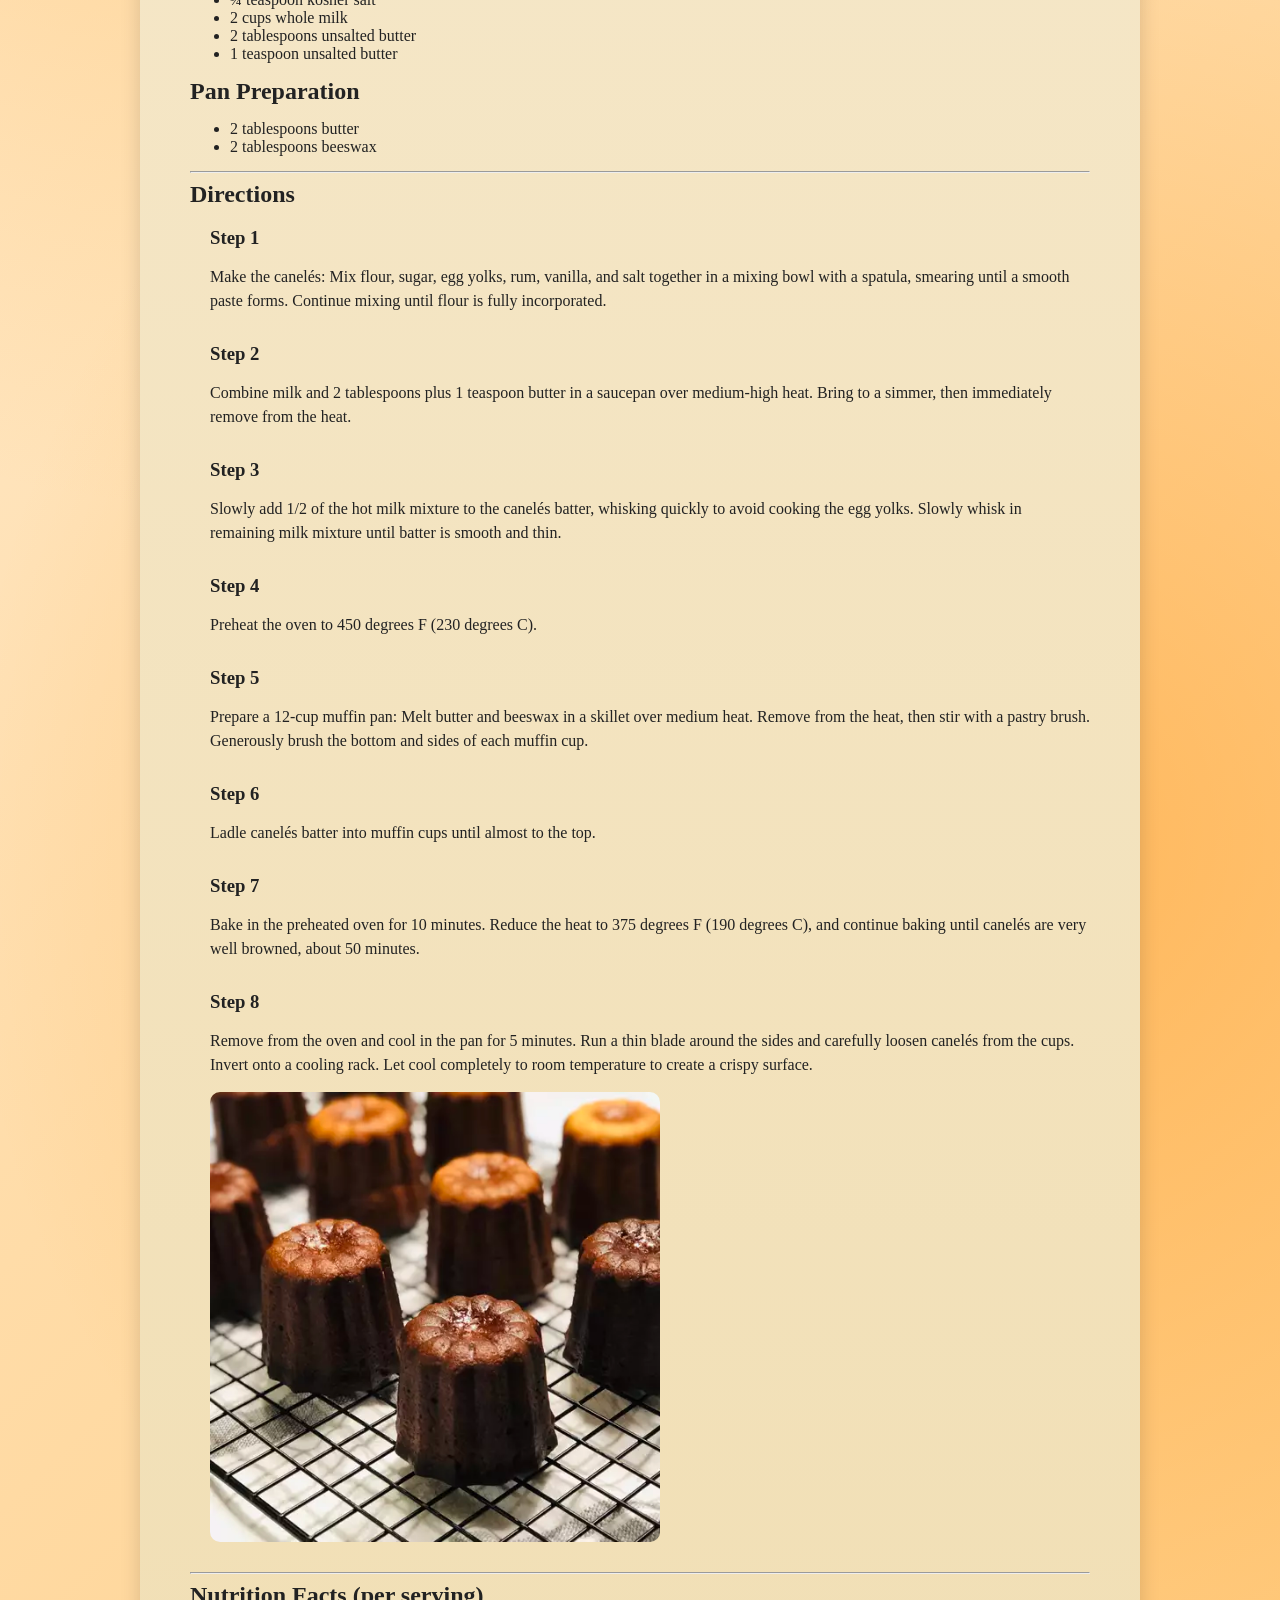
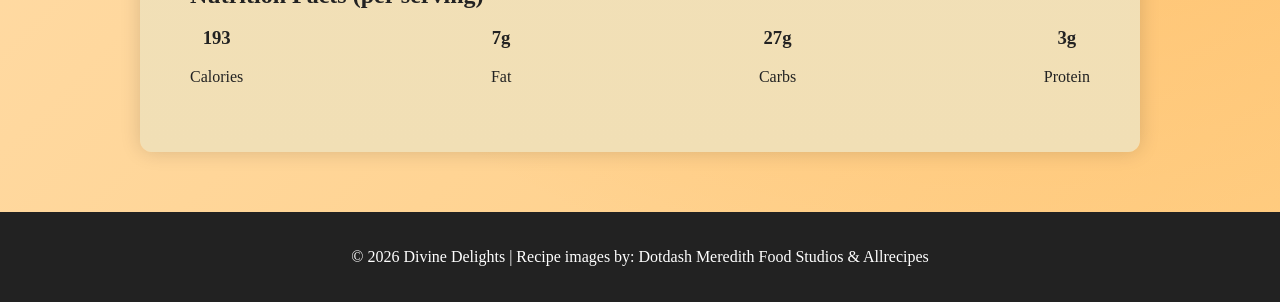
<file: recipe4.html>
<!DOCTYPE html>
<html lang="en">

<head>
    <meta charset="UTF-8">
    <meta name="viewport" content="width=device-width, initial-scale=1.0">
    <title>Canelés de Bordeaux - Divine Delights</title>

    <link rel="icon" type="image/png" href="images/favicon.ico">
    <link rel="stylesheet" href="css/styles.css">
</head>

<body>    

<header>
<div class="navbar">
<div class="logo">
    <img src="images/logo.png" alt="Divine Delights' Logo">
</div>

<nav class="nav-links">
<a href="index.html">🏠 Home</a>
<a href="recipes.html">🍽️ Recipes</a>
</nav>
</div>
</header>

<main class="recipe-page">

<!-- TITLE -->
<h1 class="gradient-text">Canelés de Bordeaux</h1>

<!-- IMAGE -->
<img src="images/canele.jpg" class="recipe-main-img" alt="Canelés de Bordeaux">

<!-- DESCRIPTION -->
<p class="recipe-desc">
    Canelés are small French custard cakes with a crispy crust. They're traditionally baked in special fluted molds, but I improvised with a muffin tin and the results were pretty amazing. Just be sure you bake them long enough to achieve the classic caramelized exterior.
</p>

<!-- TIME TABLE -->
<div class="time-table">
    <div>
        <strong>Prep Time:</strong>
        <p>25 mins</p>
    </div>

    <div>
        <strong>Cook Time:</strong>
        <p>1 hr 10 mins</p>
    </div>

    <div>
        <strong>Total Time:</strong>
        <p>1 hr 35 mins</p>
    </div>

    <div>
        <strong>Servings:</strong>
        <p>12</p>
    </div>
</div>

<hr>

<!-- INGREDIENTS -->
<h2>Ingredients</h2>

<h2>Canelés</h2>

<ul class="ingredients">
    <li>1 cup all-purpose flour</li>
    <li>1 cup white sugar</li>
    <li>4 large egg yolks</li>
    <li>¼ cup rum</li>
    <li>1 teaspoon vanilla extract</li>
    <li>¼ teaspoon kosher salt</li>
    <li>2 cups whole milk</li>
    <li>2 tablespoons unsalted butter</li>
    <li>1 teaspoon unsalted butter</li>
</ul>

<h2>Pan Preparation</h2>

<ul class="ingredients">
    <li>2 tablespoons butter</li>
    <li>2 tablespoons beeswax</li>
</ul>

<hr>

<!-- DIRECTIONS -->
<h2>Directions</h2>

<div class="steps">

    <div class="step">
        <h3>Step 1</h3>
        <p> Make the canelés: Mix flour, sugar, egg yolks, rum, vanilla, and salt together in a mixing bowl with a spatula, smearing until a smooth paste forms. Continue mixing until flour is fully incorporated. </p>
    </div>

    <div class="step">
        <h3>Step 2</h3>
        <p> Combine milk and 2 tablespoons plus 1 teaspoon butter in a saucepan over medium-high heat. Bring to a simmer, then immediately remove from the heat. </p>

    </div>

    <div class="step">
        <h3>Step 3</h3>
        <p> Slowly add 1/2 of the hot milk mixture to the canelés batter, whisking quickly to avoid cooking the egg yolks. Slowly whisk in remaining milk mixture until batter is smooth and thin. </p>

    </div>

    <div class="step">
        <h3>Step 4</h3>
        <p> Preheat the oven to 450 degrees F (230 degrees C). </p>
  
    </div>

    <div class="step">
        <h3>Step 5</h3>
        <p> Prepare a 12-cup muffin pan: Melt butter and beeswax in a skillet over medium heat. Remove from the heat, then stir with a pastry brush. Generously brush the bottom and sides of each muffin cup.</p>

    </div>

    <div class="step">
        <h3>Step 6</h3>
        <p> Ladle canelés batter into muffin cups until almost to the top. </p>

    </div>

    <div class="step">
        <h3>Step 7</h3>
        <p> Bake in the preheated oven for 10 minutes. Reduce the heat to 375 degrees F (190 degrees C), and continue baking until canelés are very well browned, about 50 minutes. </p>

    </div>

    <div class="step">
        <h3>Step 8</h3>
        <p> Remove from the oven and cool in the pan for 5 minutes. Run a thin blade around the sides and carefully loosen canelés from the cups. Invert onto a cooling rack. Let cool completely to room temperature to create a crispy surface. </p>
        <img src="images/canele.jpg" class="step-img">
    </div>

</div>

<hr>

<!-- NUTRITION -->
<h2>Nutrition Facts (per serving)</h2>

<div class="nutrition">
    <div>
        <h3>193</h3>
        <p>Calories</p>
    </div>

    <div>
        <h3>7g</h3>
        <p>Fat</p>
    </div>

    <div>
        <h3>27g</h3>
        <p>Carbs</p>
    </div>

    <div>
        <h3>3g</h3>
        <p>Protein</p>
    </div>
</div>

</main>

<footer>
    <p>© 2026 Divine Delights | Recipe images by: Dotdash Meredith Food Studios & Allrecipes</p>
</footer>

</body>
</html>
</file>
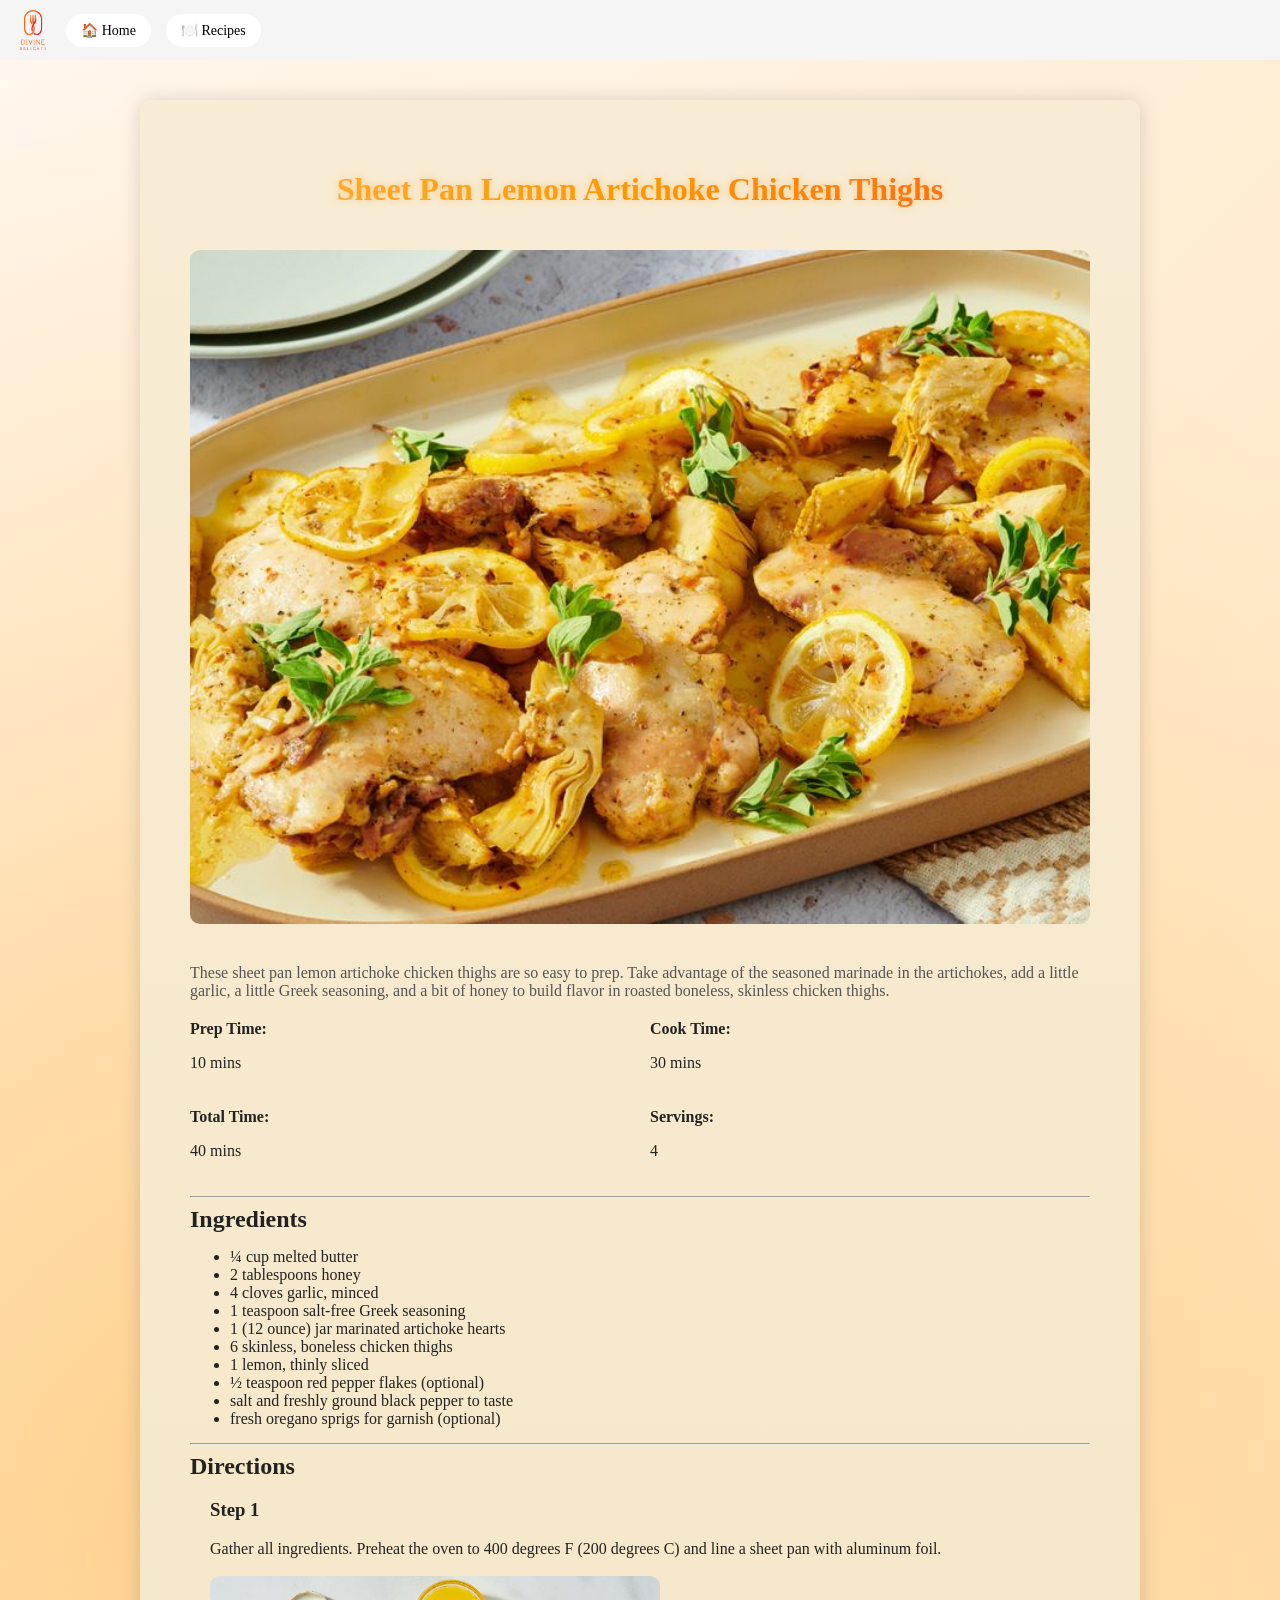
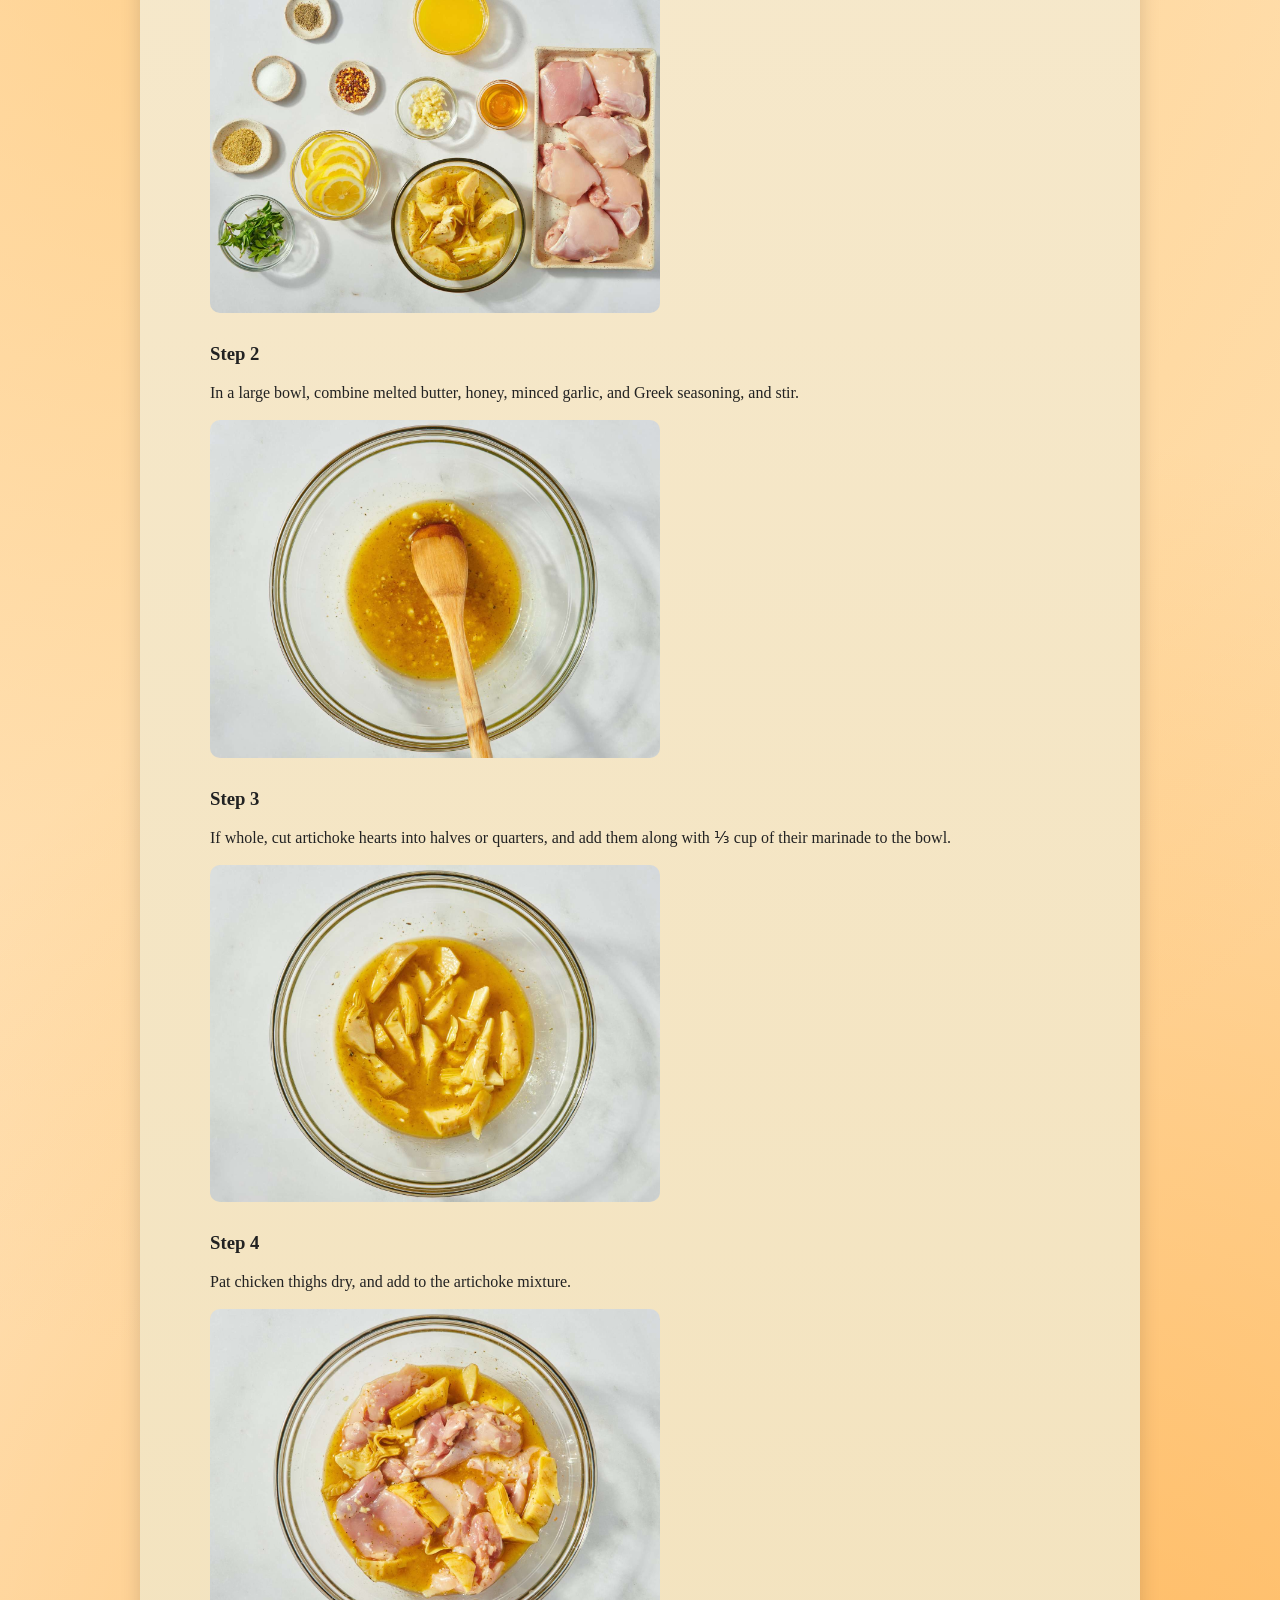
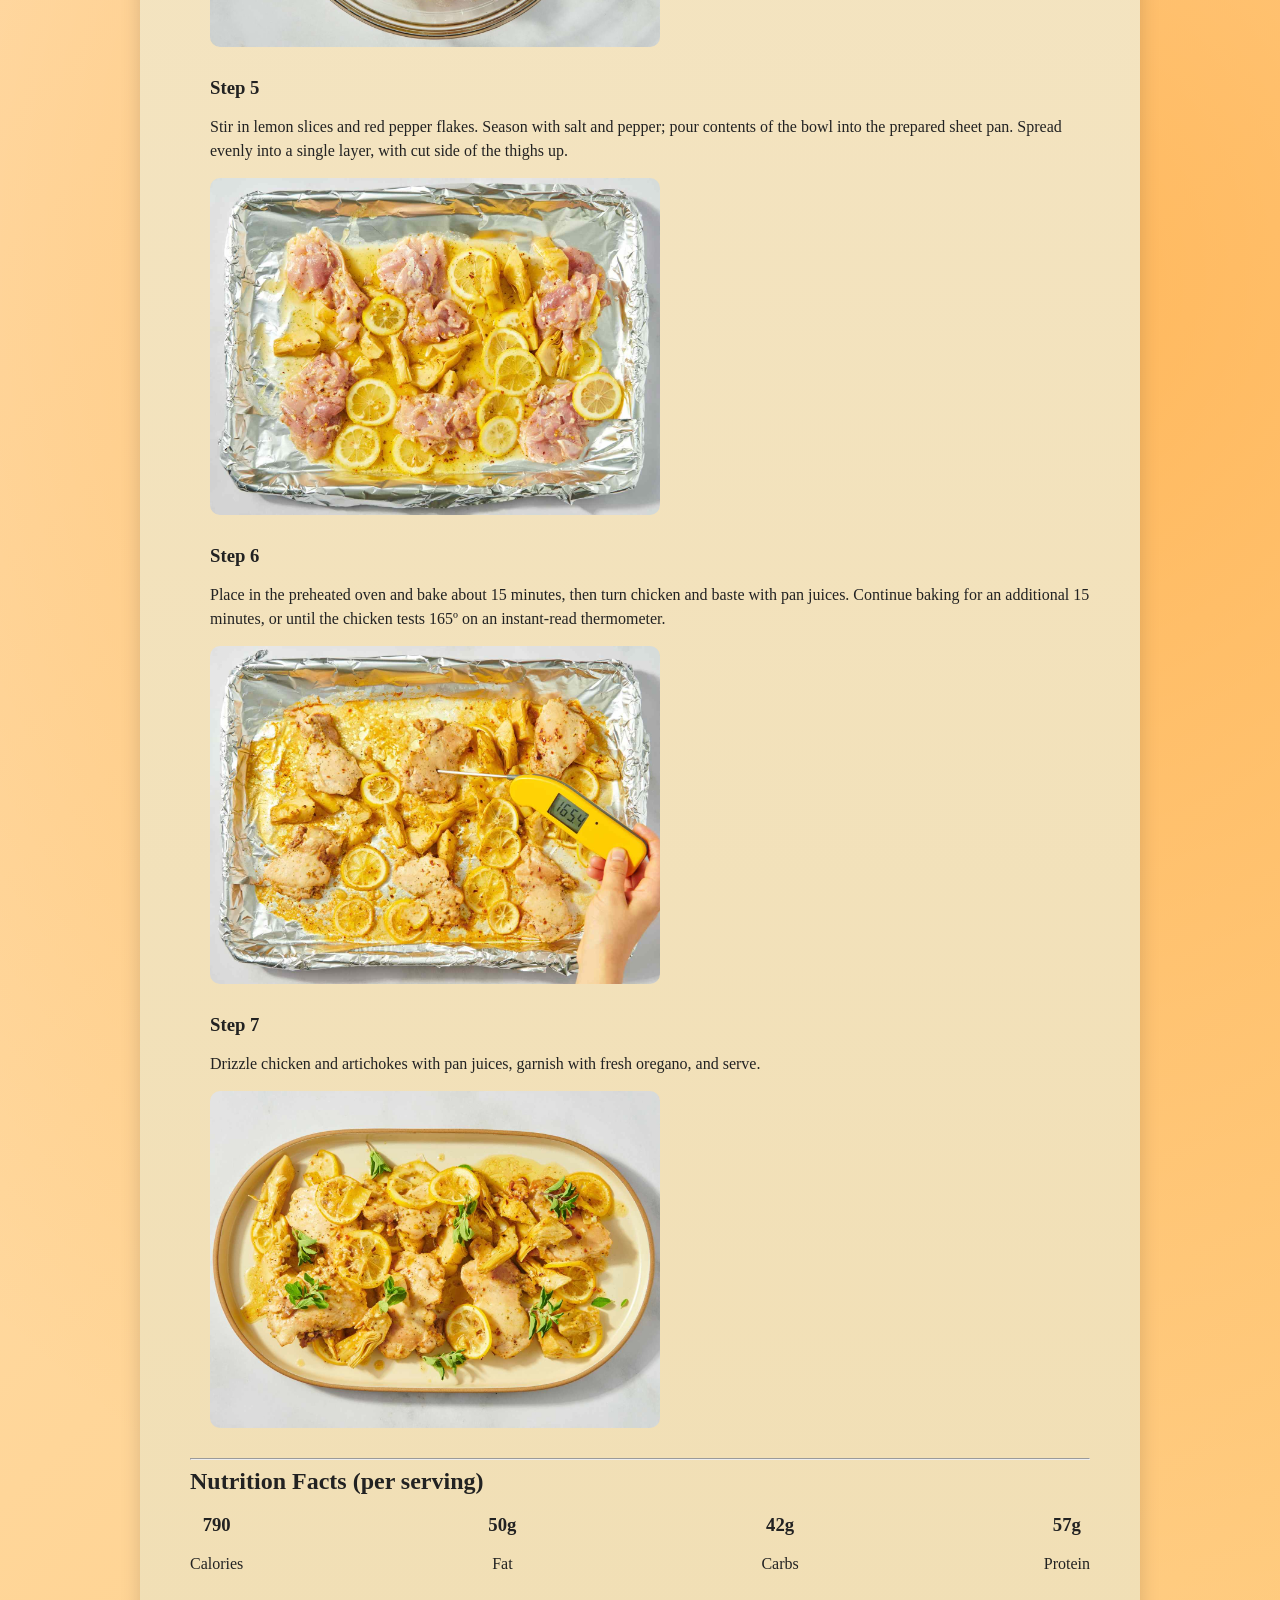
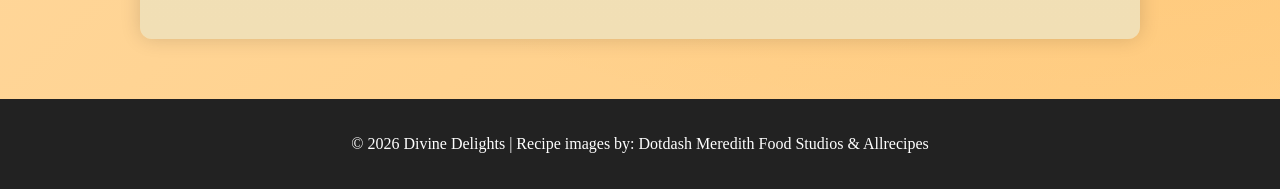
<file: recipe5.html>
<!DOCTYPE html>
<html lang="en">

<head>
    <meta charset="UTF-8">
    <meta name="viewport" content="width=device-width, initial-scale=1.0">
    <title>Sheet Pan Lemon Artichoke Chicken Thighs - Divine Delights</title>

    <link rel="icon" type="image/png" href="images/favicon.ico">
    <link rel="stylesheet" href="css/styles.css">
</head>

<body>    

<header>
<div class="navbar">
<div class="logo">
    <img src="images/logo.png" alt="Divine Delights' Logo">
</div>

<nav class="nav-links">
<a href="index.html">🏠 Home</a>
<a href="recipes.html">🍽️ Recipes</a>
</nav>
</div>
</header>

<main class="recipe-page">

<!-- TITLE -->
<h1 class="gradient-text">Sheet Pan Lemon Artichoke Chicken Thighs</h1>

<!-- IMAGE -->
<img src="images/chicken.jpg" class="recipe-main-img" alt="Sheet Pan Lemon Artichoke Chicken Thighs">

<!-- DESCRIPTION -->
<p class="recipe-desc">
    These sheet pan lemon artichoke chicken thighs are so easy to prep. Take advantage of the seasoned marinade in the artichokes, add a little garlic, a little Greek seasoning, and a bit of honey to build flavor in roasted boneless, skinless chicken thighs.
</p>

<!-- TIME TABLE -->
<div class="time-table">
    <div>
        <strong>Prep Time:</strong>
        <p>10 mins</p>
    </div>

    <div>
        <strong>Cook Time:</strong>
        <p>30 mins</p>
    </div>

    <div>
        <strong>Total Time:</strong>
        <p>40 mins</p>
    </div>

    <div>
        <strong>Servings:</strong>
        <p>4</p>
    </div>
</div>

<hr>

<!-- INGREDIENTS -->
<h2>Ingredients</h2>

<ul class="ingredients">
    <li>¼ cup melted butter</li>
    <li>2 tablespoons honey</li>
    <li>4 cloves garlic, minced</li>
    <li>1 teaspoon salt-free Greek seasoning</li>
    <li>1 (12 ounce) jar marinated artichoke hearts</li>
    <li>6 skinless, boneless chicken thighs</li>
    <li>1 lemon, thinly sliced</li>
    <li>½ teaspoon red pepper flakes (optional)</li>
    <li>salt and freshly ground black pepper to taste</li>
    <li>fresh oregano sprigs for garnish (optional)</li>
</ul>

<hr>

<!-- DIRECTIONS -->
<h2>Directions</h2>

<div class="steps">

    <div class="step">
        <h3>Step 1</h3>
        <p>Gather all ingredients. Preheat the oven to 400 degrees F (200 degrees C) and line a sheet pan with aluminum foil. </p>
        <img src="images/chickenstep1.jpg   " class="step-img">
    </div>

    <div class="step">
        <h3>Step 2</h3>
        <p> In a large bowl, combine melted butter, honey, minced garlic, and Greek seasoning, and stir. </p>
        <img src="images/chickenstep2.jpg" class="step-img">
    </div>

    <div class="step">
        <h3>Step 3</h3>
        <p> If whole, cut artichoke hearts into halves or quarters, and add them along with ⅓ cup of their marinade to the bowl. </p>
        <img src="images/chickenstep3.jpg" class="step-img">
    </div>

    <div class="step">
        <h3>Step 4</h3>
        <p> Pat chicken thighs dry, and add to the artichoke mixture. </p>
        <img src="images/chickenstep4.jpg" class="step-img">
    </div>

    <div class="step">
        <h3>Step 5</h3>
        <p>Stir in lemon slices and red pepper flakes. Season with salt and pepper; pour contents of the bowl into the prepared sheet pan. Spread evenly into a single layer, with cut side of the thighs up. </p>
        <img src="images/chickenstep5.jpg" class="step-img">
    </div>

    <div class="step">
        <h3>Step 6</h3>
        <p> Place in the preheated oven and bake about 15 minutes, then turn chicken and baste with pan juices. Continue baking for an additional 15 minutes, or until the chicken tests 165º on an instant-read thermometer. </p>
        <img src="images/chickenstep6.jpg" class="step-img">
    </div>

    <div class="step">
        <h3>Step 7</h3>
        <p> Drizzle chicken and artichokes with pan juices, garnish with fresh oregano, and serve. </p>
        <img src="images/chickenstep7.jpg" class="step-img">
    </div>

</div>

<hr>

<!-- NUTRITION -->
<h2>Nutrition Facts (per serving)</h2>

<div class="nutrition">
    <div>
        <h3>790</h3>
        <p>Calories</p>
    </div>

    <div>
        <h3>50g</h3>
        <p>Fat</p>
    </div>

    <div>
        <h3>42g</h3>
        <p>Carbs</p>
    </div>

    <div>
        <h3>57g</h3>
        <p>Protein</p>
    </div>
</div>

</main>

<footer>
    <p>© 2026 Divine Delights | Recipe images by: Dotdash Meredith Food Studios & Allrecipes</p>
</footer>

</body>
</html>
</file>
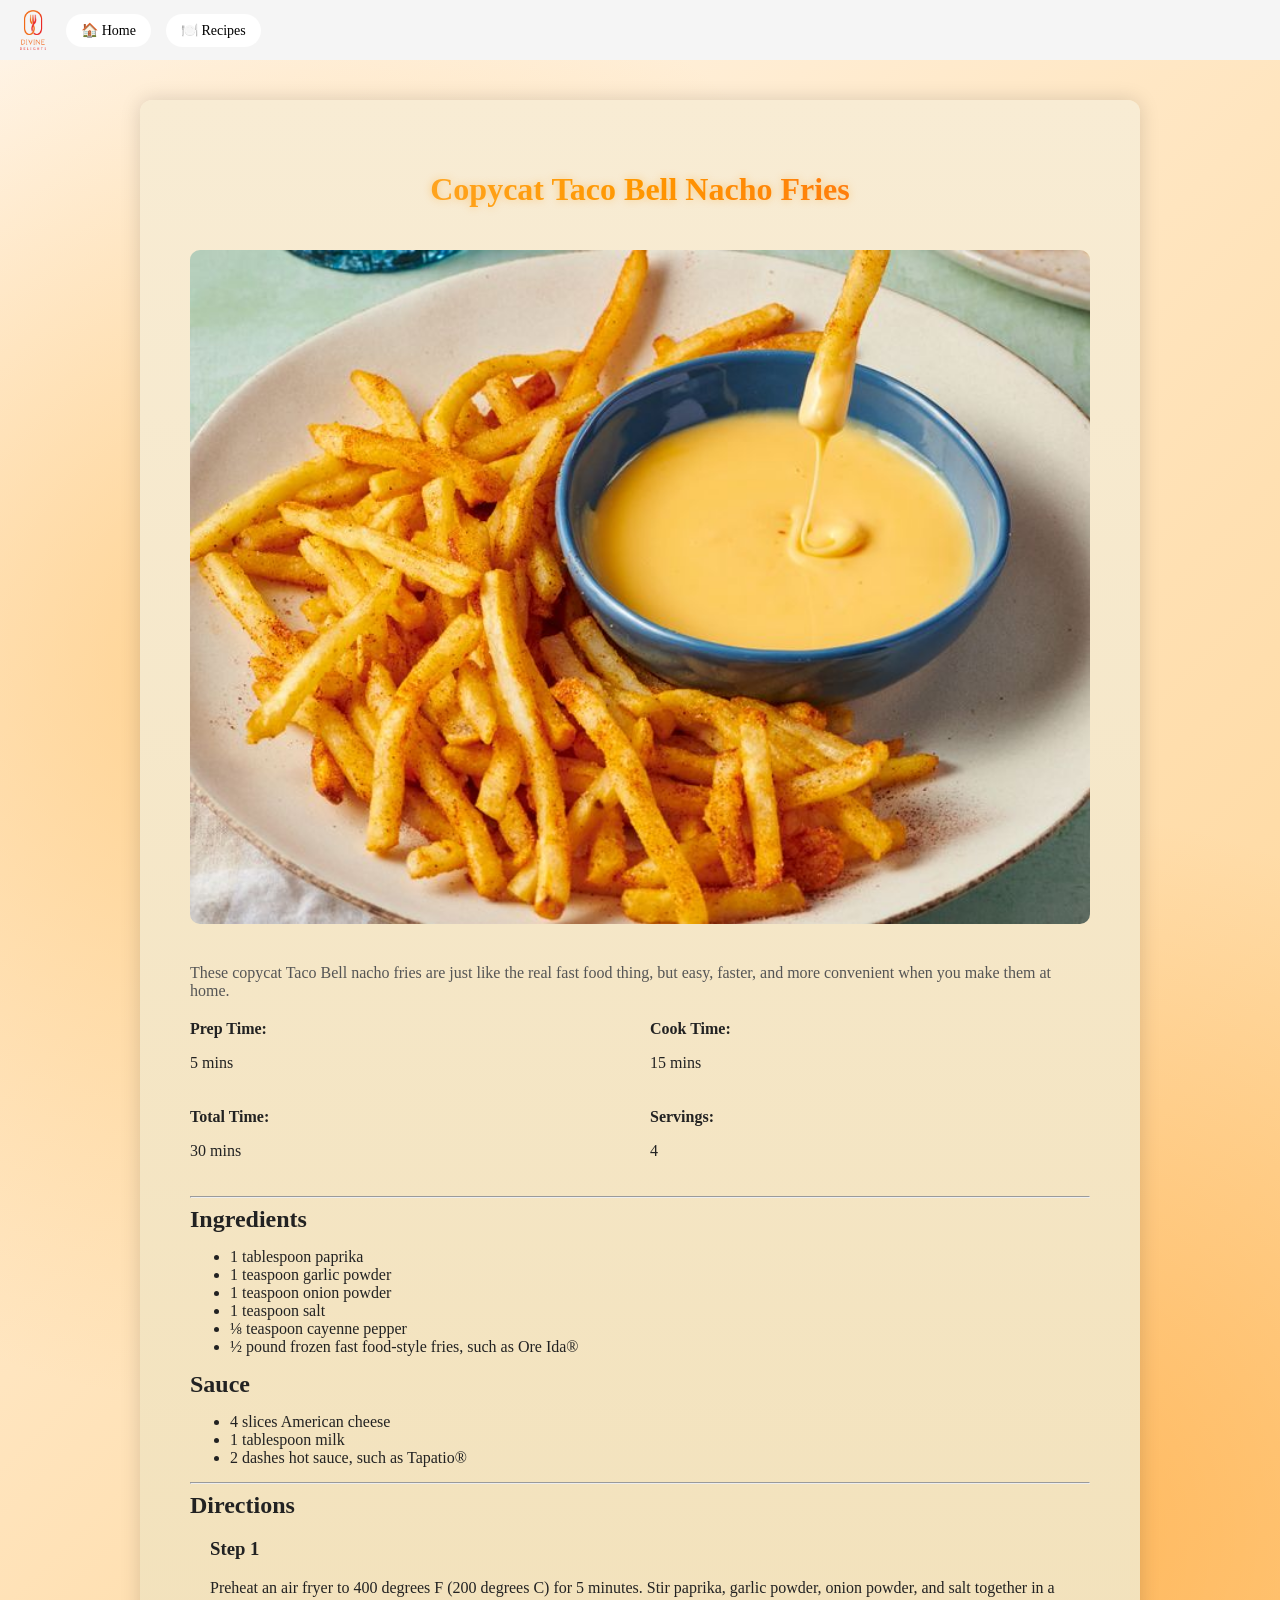
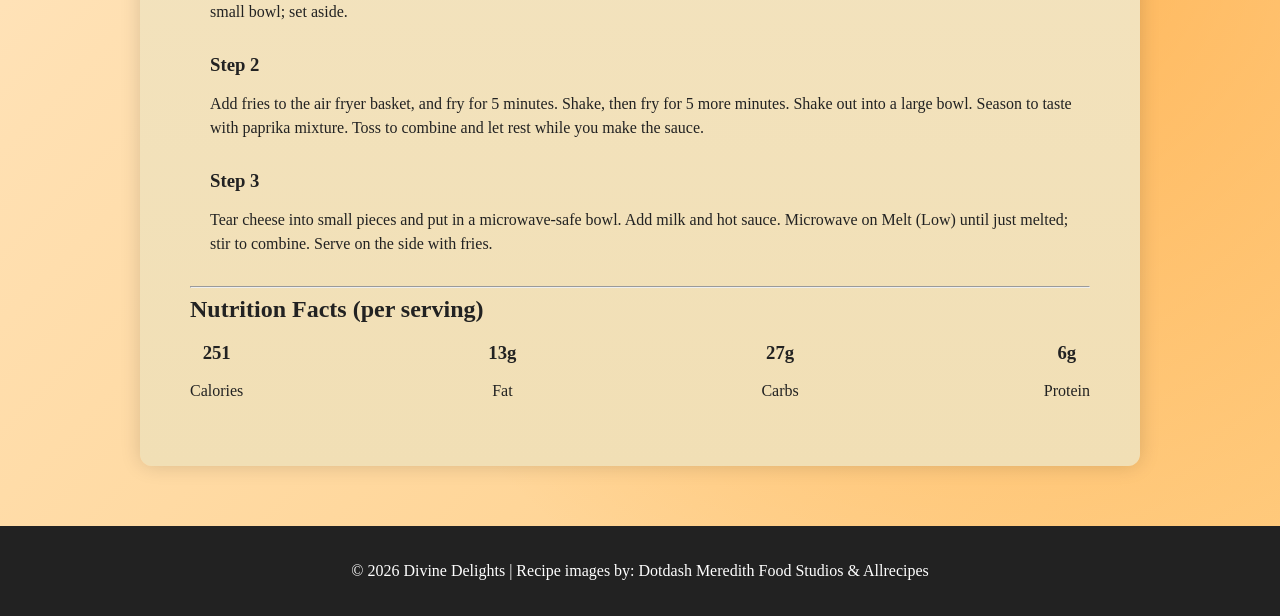
<file: recipe6.html>
<!DOCTYPE html>
<html lang="en">

<head>
    <meta charset="UTF-8">
    <meta name="viewport" content="width=device-width, initial-scale=1.0">
    <title>Copycat Taco Bell Nacho Fries - Divine Delights</title>

    <link rel="icon" type="image/png" href="images/favicon.ico">
    <link rel="stylesheet" href="css/styles.css">
</head>

<body>    

<header>
<div class="navbar">
<div class="logo">
    <img src="images/logo.png" alt="Divine Delights' Logo">
</div>

<nav class="nav-links">
<a href="index.html">🏠 Home</a>
<a href="recipes.html">🍽️ Recipes</a>
</nav>
</div>
</header>

<main class="recipe-page">

<!-- TITLE -->
<h1 class="gradient-text">Copycat Taco Bell Nacho Fries</h1>

<!-- IMAGE -->
<img src="images/fries.jpg" class="recipe-main-img" alt="Copycat Taco Bell Nacho Fries">

<!-- DESCRIPTION -->
<p class="recipe-desc">
    These copycat Taco Bell nacho fries are just like the real fast food thing, but easy, faster, and more convenient when you make them at home.
</p>

<!-- TIME TABLE -->
<div class="time-table">
    <div>
        <strong>Prep Time:</strong>
        <p>5 mins</p>
    </div>

    <div>
        <strong>Cook Time:</strong>
        <p>15 mins</p>
    </div>

    <div>
        <strong>Total Time:</strong>
        <p>30 mins</p>
    </div>

    <div>
        <strong>Servings:</strong>
        <p>4</p>
    </div>
</div>

<hr>

<!-- INGREDIENTS -->
<h2>Ingredients</h2>

<ul class="ingredients">
    <li>1 tablespoon paprika</li>
    <li>1 teaspoon garlic powder</li>
    <li>1 teaspoon onion powder</li>
    <li>1 teaspoon salt</li>
    <li>⅛ teaspoon cayenne pepper</li>
    <li>½ pound frozen fast food-style fries, such as Ore Ida®</li>
</ul>

<h2>Sauce</h2>

<ul class="ingredients">
    <li>4 slices American cheese</li>
    <li>1 tablespoon milk</li>
    <li>2 dashes hot sauce, such as Tapatio®</li>
</ul>

<hr>

<!-- DIRECTIONS -->
<h2>Directions</h2>

<div class="steps">

    <div class="step">
        <h3>Step 1</h3>
        <p> Preheat an air fryer to 400 degrees F (200 degrees C) for 5 minutes. Stir paprika, garlic powder, onion powder, and salt together in a small bowl; set aside. </p>

    </div>

    <div class="step">
        <h3>Step 2</h3>
        <p>Add fries to the air fryer basket, and fry for 5 minutes. Shake, then fry for 5 more minutes. Shake out into a large bowl. Season to taste with paprika mixture. Toss to combine and let rest while you make the sauce. </p>

    </div>

    <div class="step">
        <h3>Step 3</h3>
        <p>Tear cheese into small pieces and put in a microwave-safe bowl. Add milk and hot sauce. Microwave on Melt (Low) until just melted; stir to combine. Serve on the side with fries. </p>

    </div>
</div>

<hr>

<!-- NUTRITION -->
<h2>Nutrition Facts (per serving)</h2>

<div class="nutrition">
    <div>
        <h3>251</h3>
        <p>Calories</p>
    </div>

    <div>
        <h3>13g</h3>
        <p>Fat</p>
    </div>

    <div>
        <h3>27g</h3>
        <p>Carbs</p>
    </div>

    <div>
        <h3>6g</h3>
        <p>Protein</p>
    </div>
</div>

</main>

<footer>
    <p>© 2026 Divine Delights | Recipe images by: Dotdash Meredith Food Studios & Allrecipes</p>
</footer>

</body>
</html>
</file>
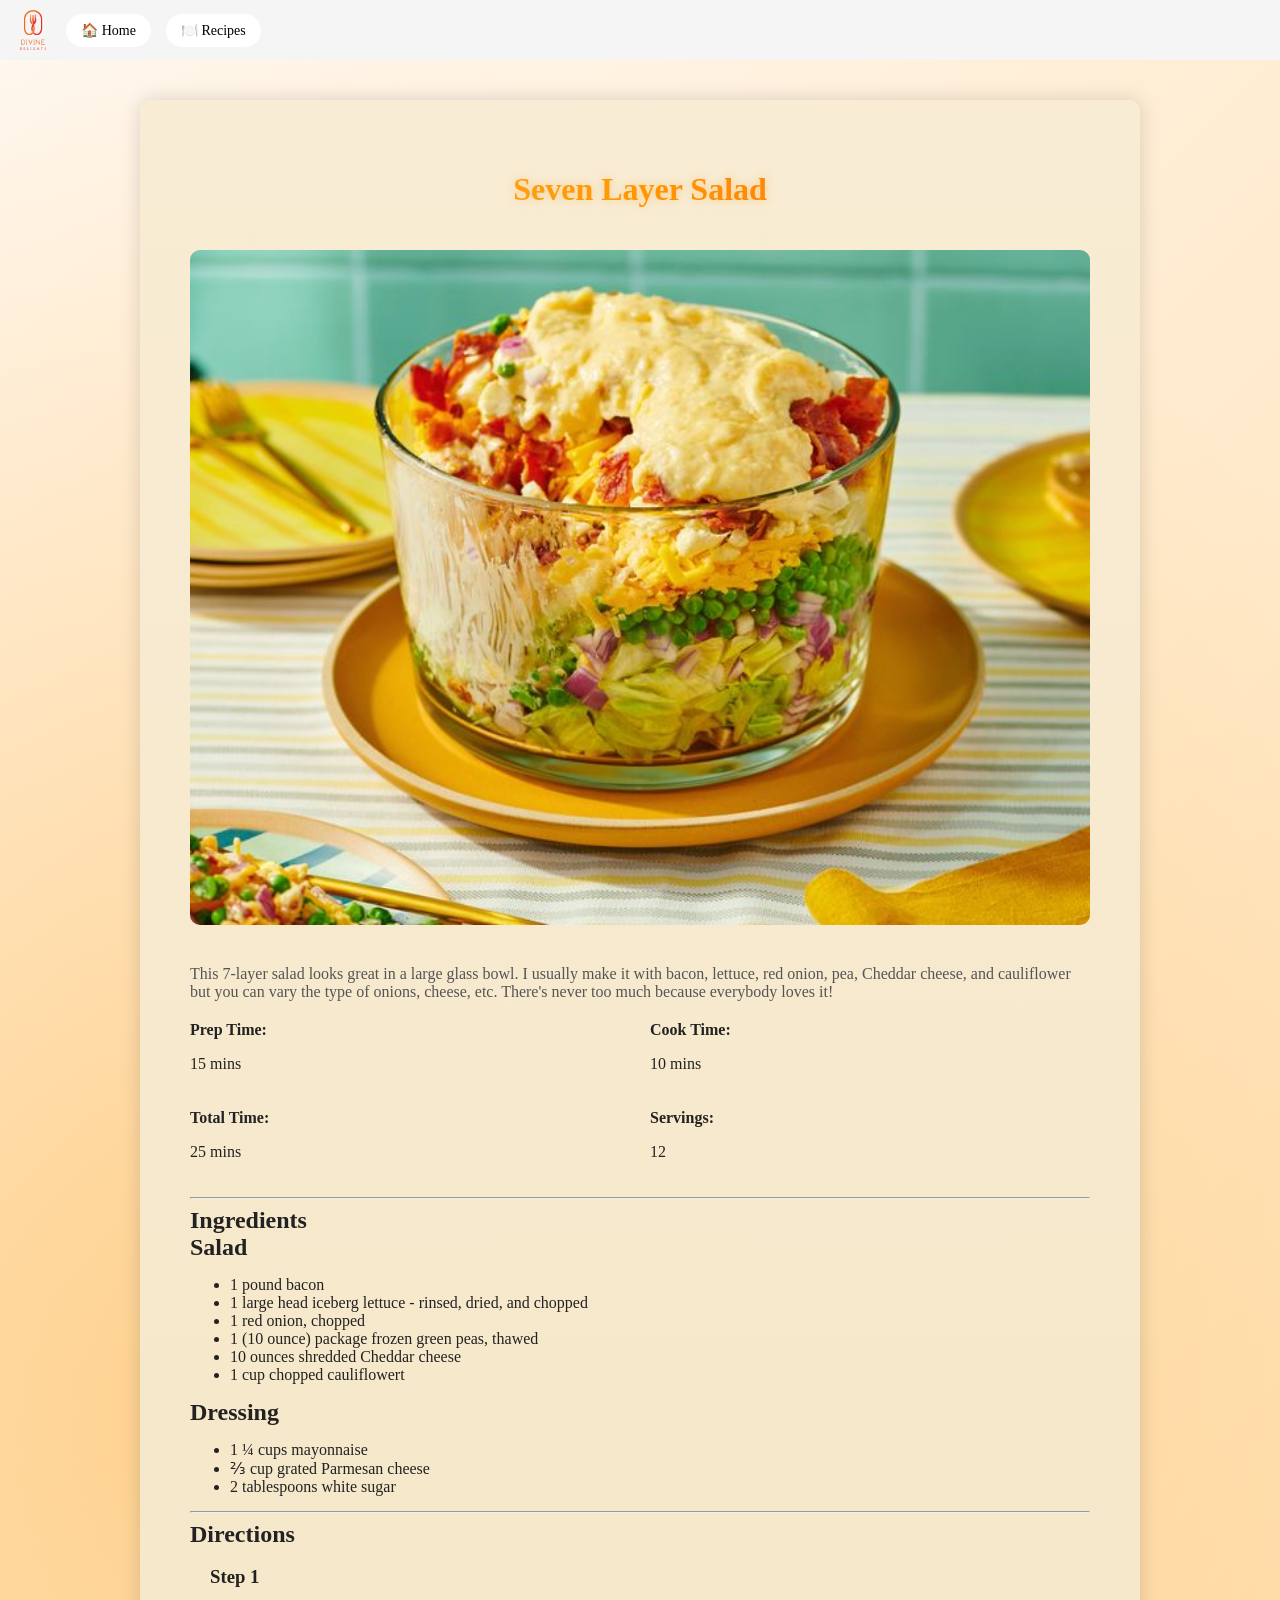
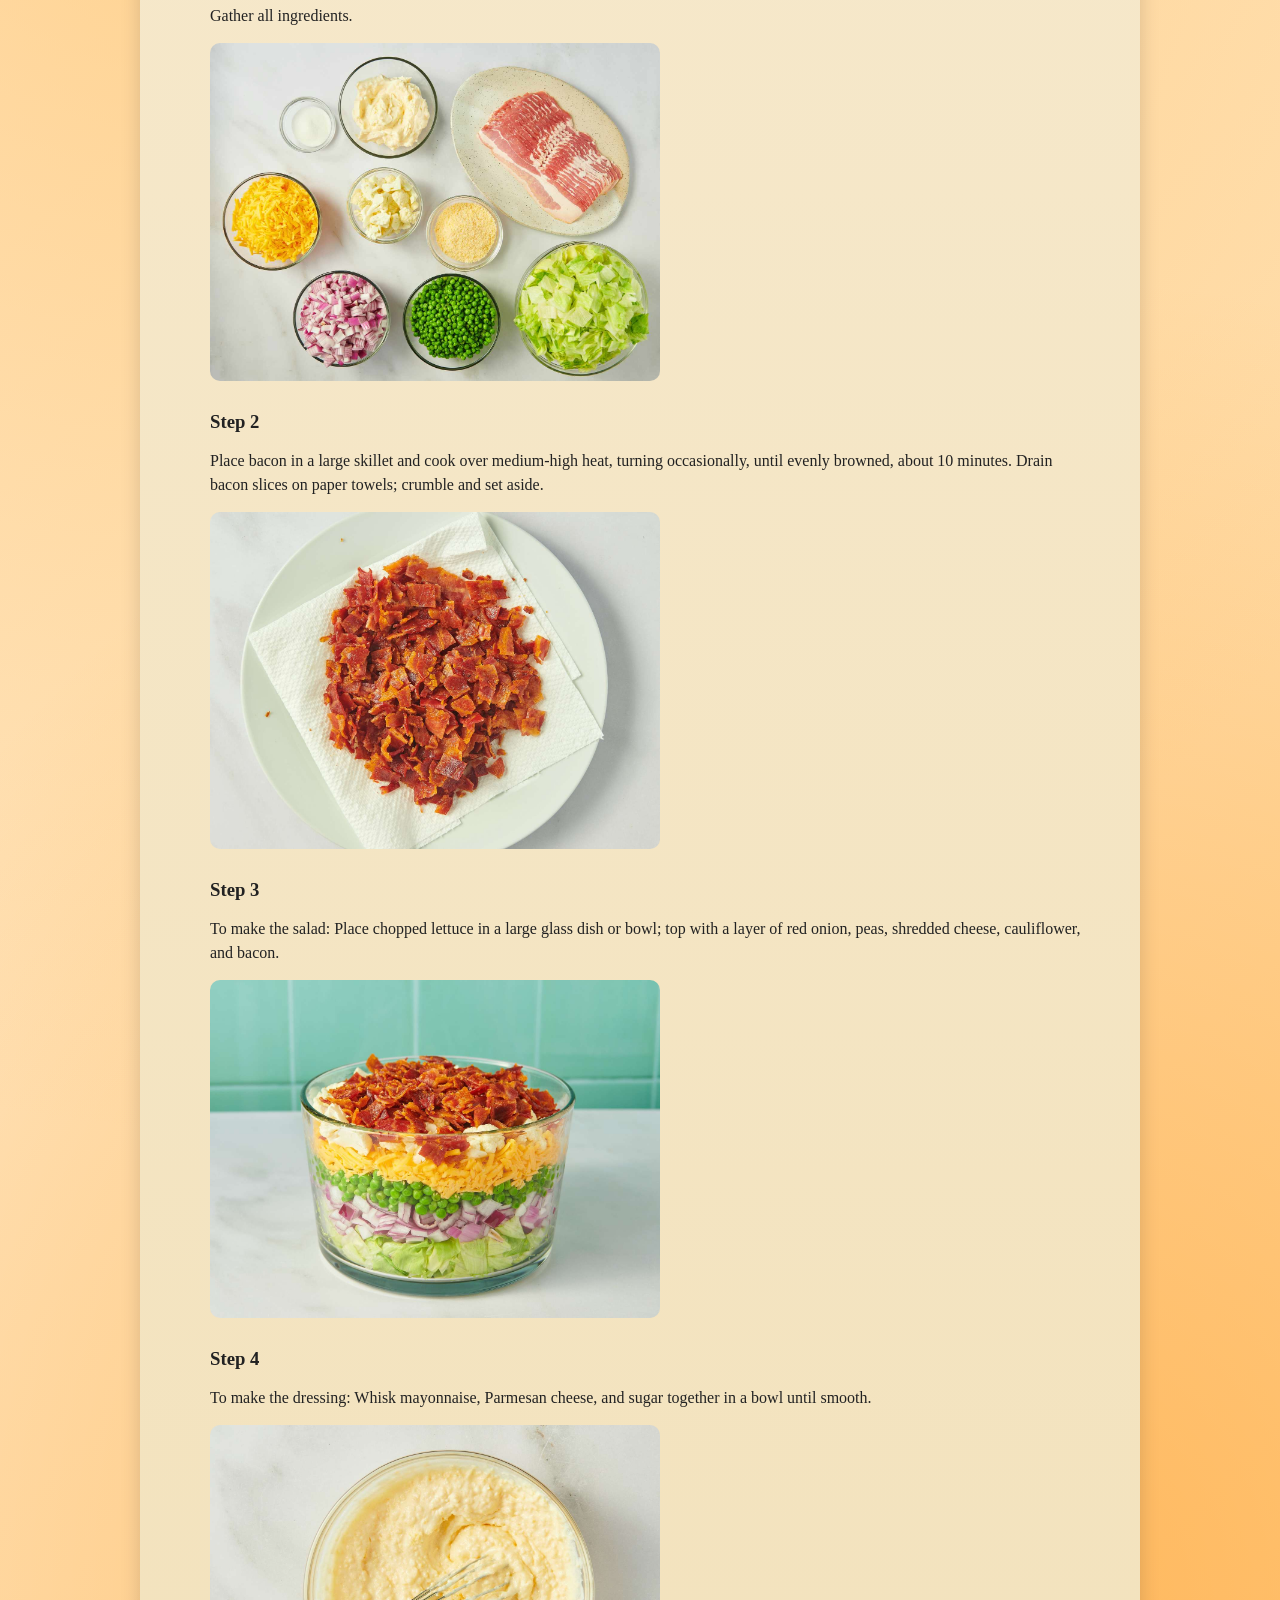
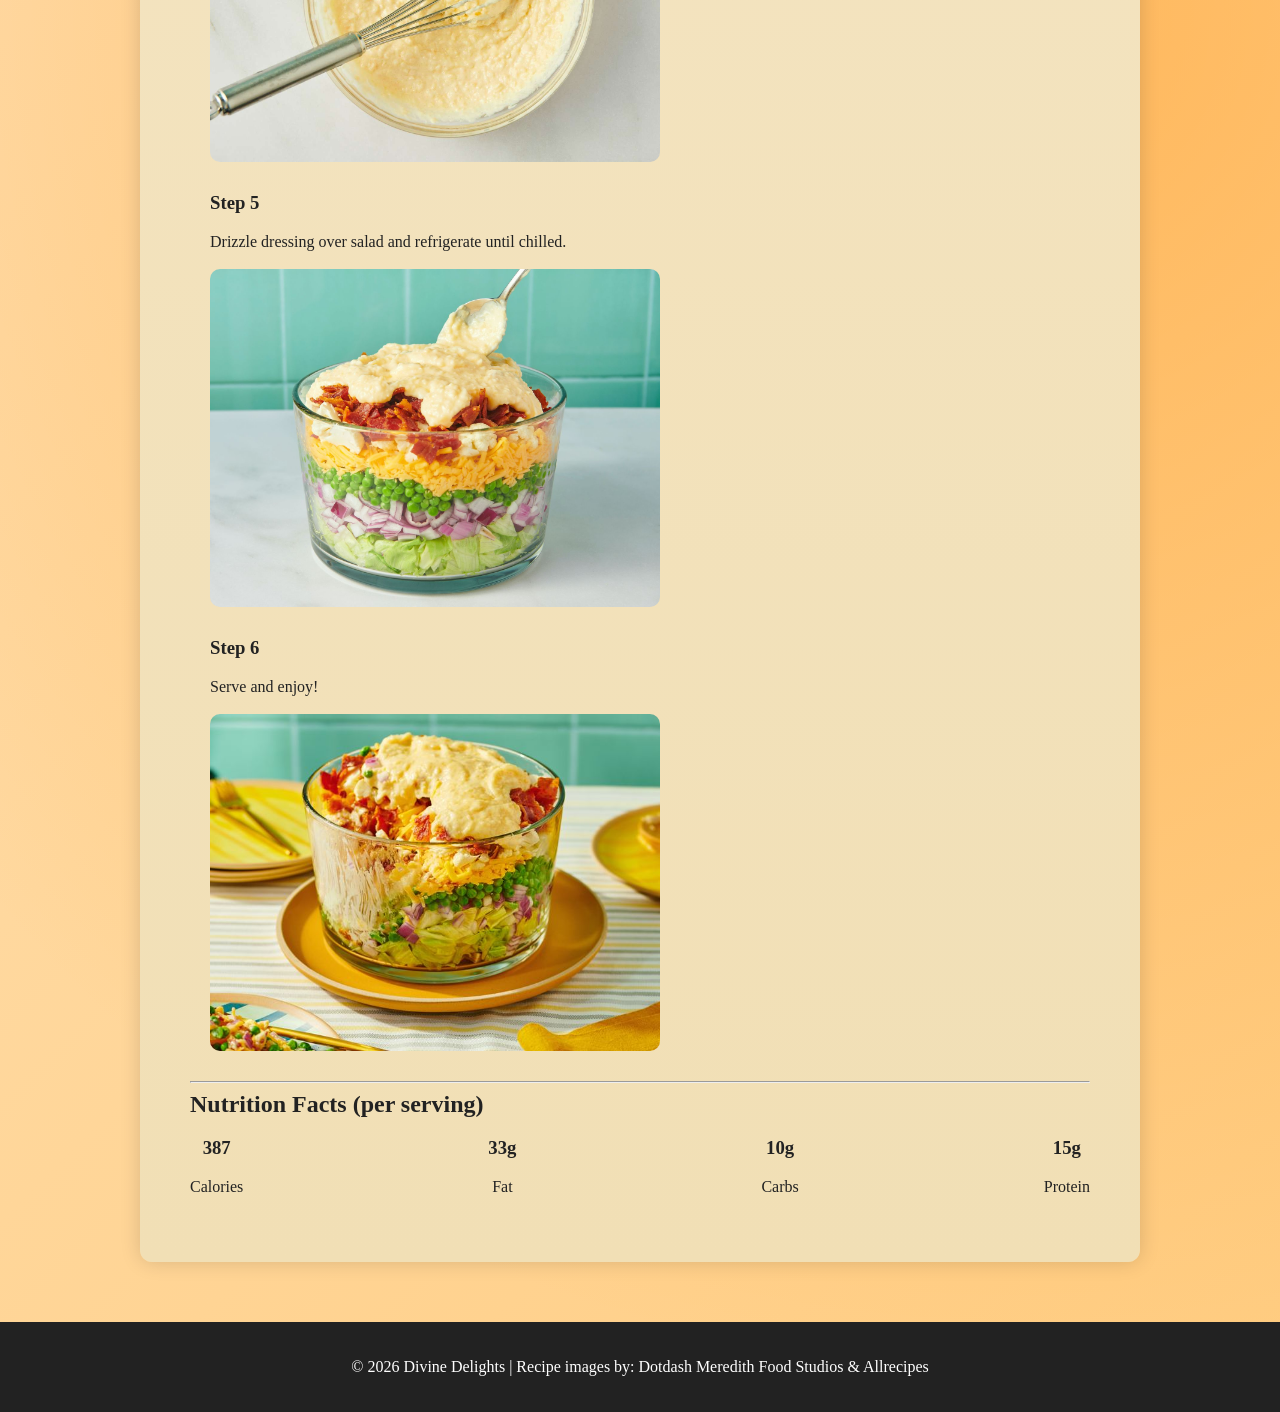
<file: recipe7.html>
<!DOCTYPE html>
<html lang="en">

<head>
    <meta charset="UTF-8">
    <meta name="viewport" content="width=device-width, initial-scale=1.0">
    <title>Seven Layer Salad - Divine Delights</title>

    <link rel="icon" type="image/png" href="images/favicon.ico">
    <link rel="stylesheet" href="css/styles.css">
</head>

<body>    

<header>
<div class="navbar">
<div class="logo">
    <img src="images/logo.png" alt="Divine Delights' Logo">
</div>

<nav class="nav-links">
<a href="index.html">🏠 Home</a>
<a href="recipes.html">🍽️ Recipes</a>
</nav>
</div>
</header>

<main class="recipe-page">

<!-- TITLE -->
<h1 class="gradient-text">Seven Layer Salad</h1>

<!-- IMAGE -->
<img src="images/salad.jpg" class="recipe-main-img" alt="Seven Layer Salad">

<!-- DESCRIPTION -->
<p class="recipe-desc">
    This 7-layer salad looks great in a large glass bowl. I usually make it with bacon, lettuce, red onion, pea, Cheddar cheese, and cauliflower but you can vary the type of onions, cheese, etc. There's never too much because everybody loves it!
</p>

<!-- TIME TABLE -->
<div class="time-table">
    <div>
        <strong>Prep Time:</strong>
        <p>15 mins</p>
    </div>

    <div>
        <strong>Cook Time:</strong>
        <p>10 mins</p>
    </div>

    <div>
        <strong>Total Time:</strong>
        <p>25 mins</p>
    </div>

    <div>
        <strong>Servings:</strong>
        <p>12</p>
    </div>
</div>

<hr>

<!-- INGREDIENTS -->
<h2>Ingredients</h2>

<h2>Salad</h2>

<ul class="ingredients">
    <li>1 pound bacon</li>
    <li>1 large head iceberg lettuce - rinsed, dried, and chopped</li>
    <li>1 red onion, chopped</li>
    <li>1 (10 ounce) package frozen green peas, thawed</li>
    <li>10 ounces shredded Cheddar cheese</li>
    <li>1 cup chopped cauliflowert</li>
</ul>

<h2>Dressing</h2>

<ul class="ingredients">
    <li>1 ¼ cups mayonnaise</li>
    <li>⅔ cup grated Parmesan cheese</li>
    <li>2 tablespoons white sugar</li>
</ul>

<hr>

<!-- DIRECTIONS -->
<h2>Directions</h2>

<div class="steps">

    <div class="step">
        <h3>Step 1</h3>
        <p> Gather all ingredients. </p>
        <img src="images/saladstep1.jpg" class="step-img">
    </div>

    <div class="step">
        <h3>Step 2</h3>
        <p> Place bacon in a large skillet and cook over medium-high heat, turning occasionally, until evenly browned, about 10 minutes. Drain bacon slices on paper towels; crumble and set aside. </p>
        <img src="images/saladstep2.jpg" class="step-img">
    </div>

    <div class="step">
        <h3>Step 3</h3>
        <p>  To make the salad: Place chopped lettuce in a large glass dish or bowl; top with a layer of red onion, peas, shredded cheese, cauliflower, and bacon. </p>
        <img src="images/saladstep3.jpg" class="step-img">
    </div>

    <div class="step">
        <h3>Step 4</h3>
        <p> To make the dressing: Whisk mayonnaise, Parmesan cheese, and sugar together in a bowl until smooth. </p>
        <img src="images/saladstep4.jpg" class="step-img">
    </div>

    <div class="step">
        <h3>Step 5</h3>
        <p> Drizzle dressing over salad and refrigerate until chilled. </p>
        <img src="images/saladstep5.jpg" class="step-img">
    </div>

    <div class="step">
        <h3>Step 6</h3>
        <p> Serve and enjoy! </p>
        <img src="images/salad.jpg" class="step-img">
    </div>

</div>

<hr>

<!-- NUTRITION -->
<h2>Nutrition Facts (per serving)</h2>

<div class="nutrition">
    <div>
        <h3>387</h3>
        <p>Calories</p>
    </div>

    <div>
        <h3>33g</h3>
        <p>Fat</p>
    </div>

    <div>
        <h3>10g</h3>
        <p>Carbs</p>
    </div>

    <div>
        <h3>15g</h3>
        <p>Protein</p>
    </div>
</div>

</main>

<footer>
    <p>© 2026 Divine Delights | Recipe images by: Dotdash Meredith Food Studios & Allrecipes</p>
</footer>

</body>
</html>
</file>
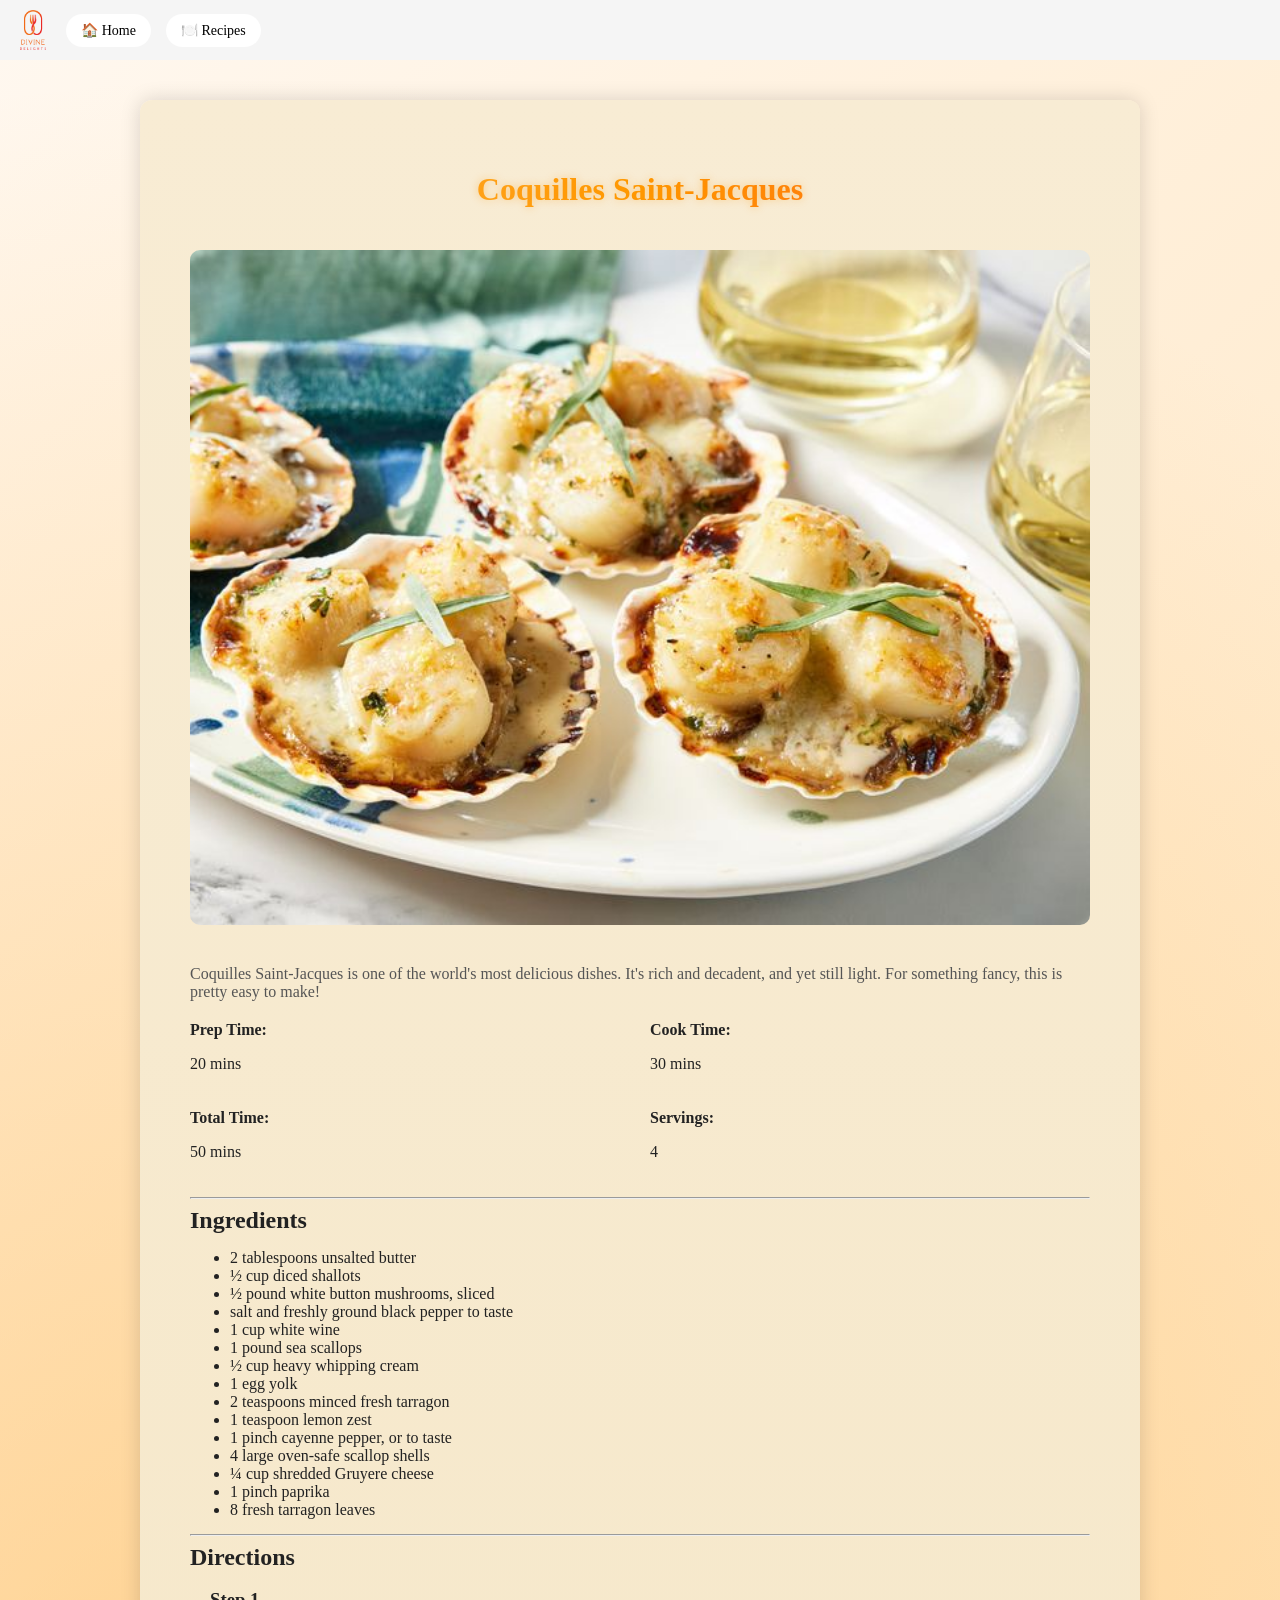
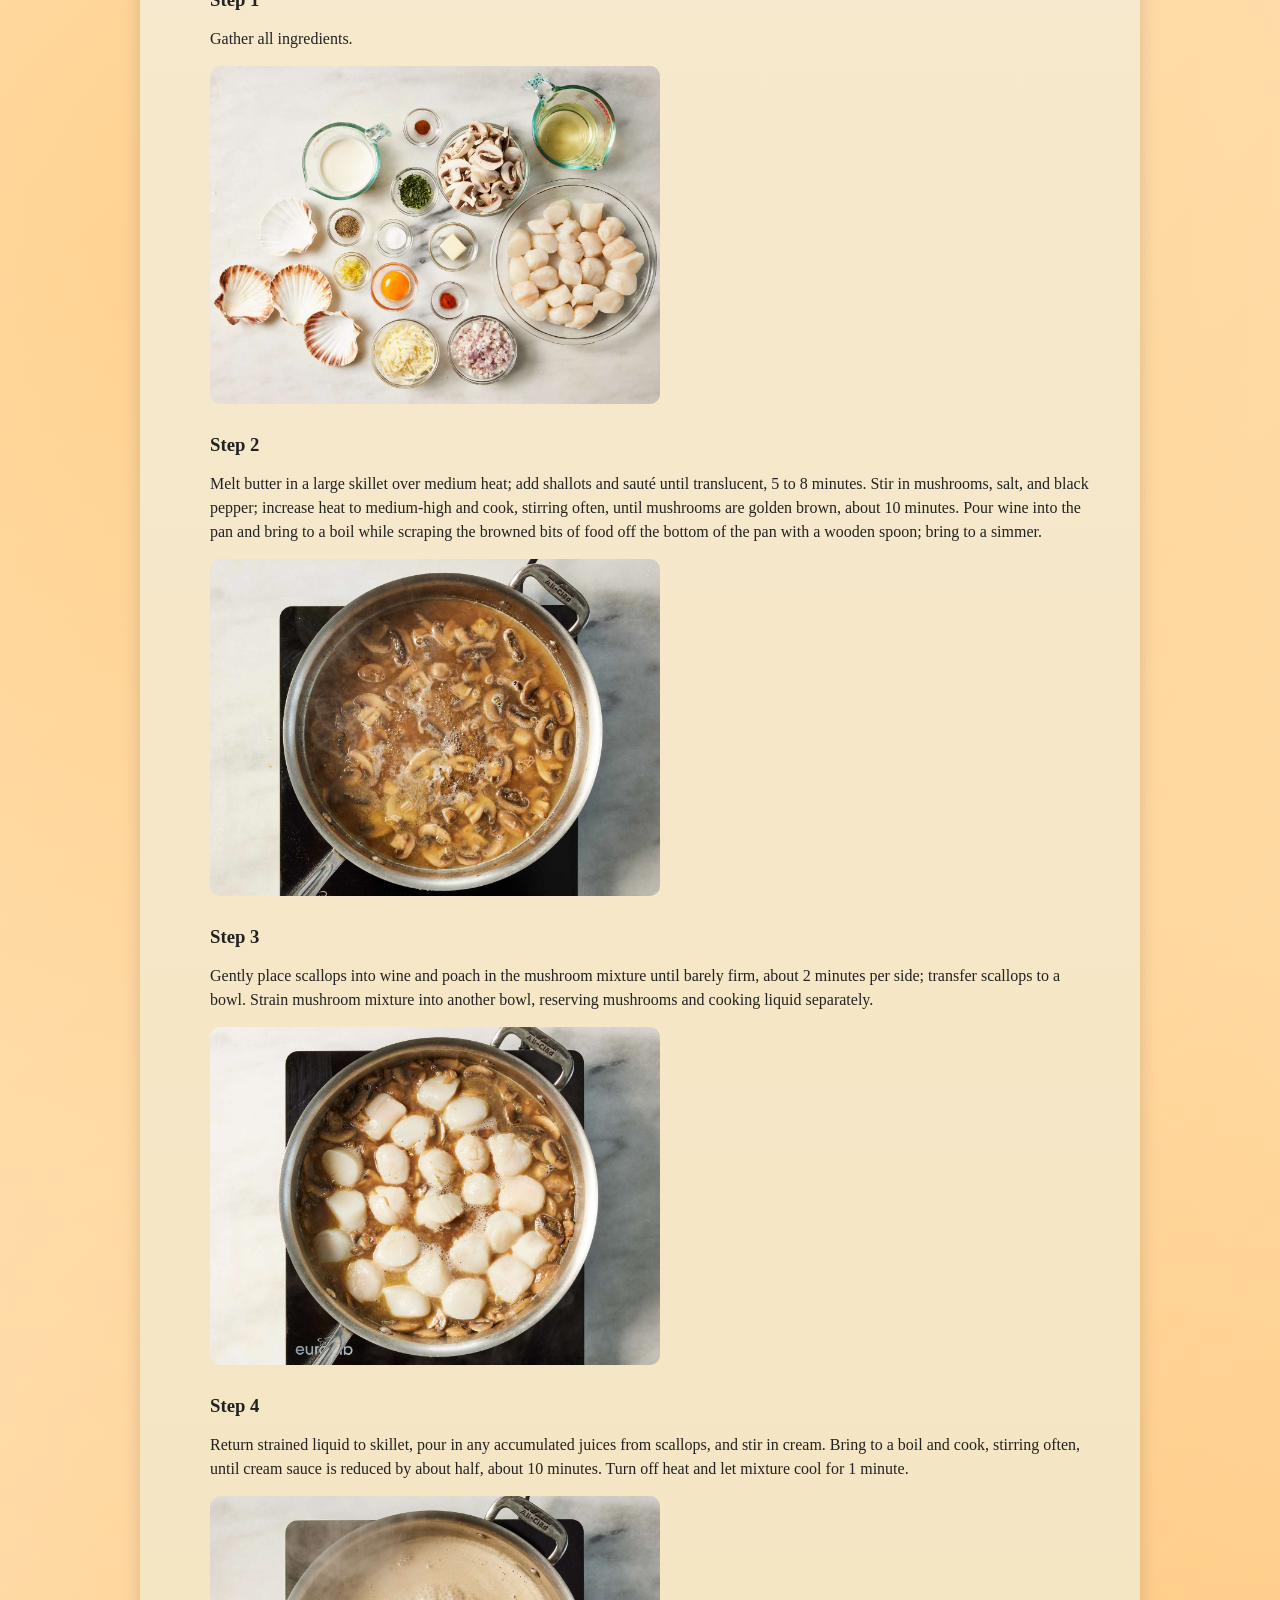
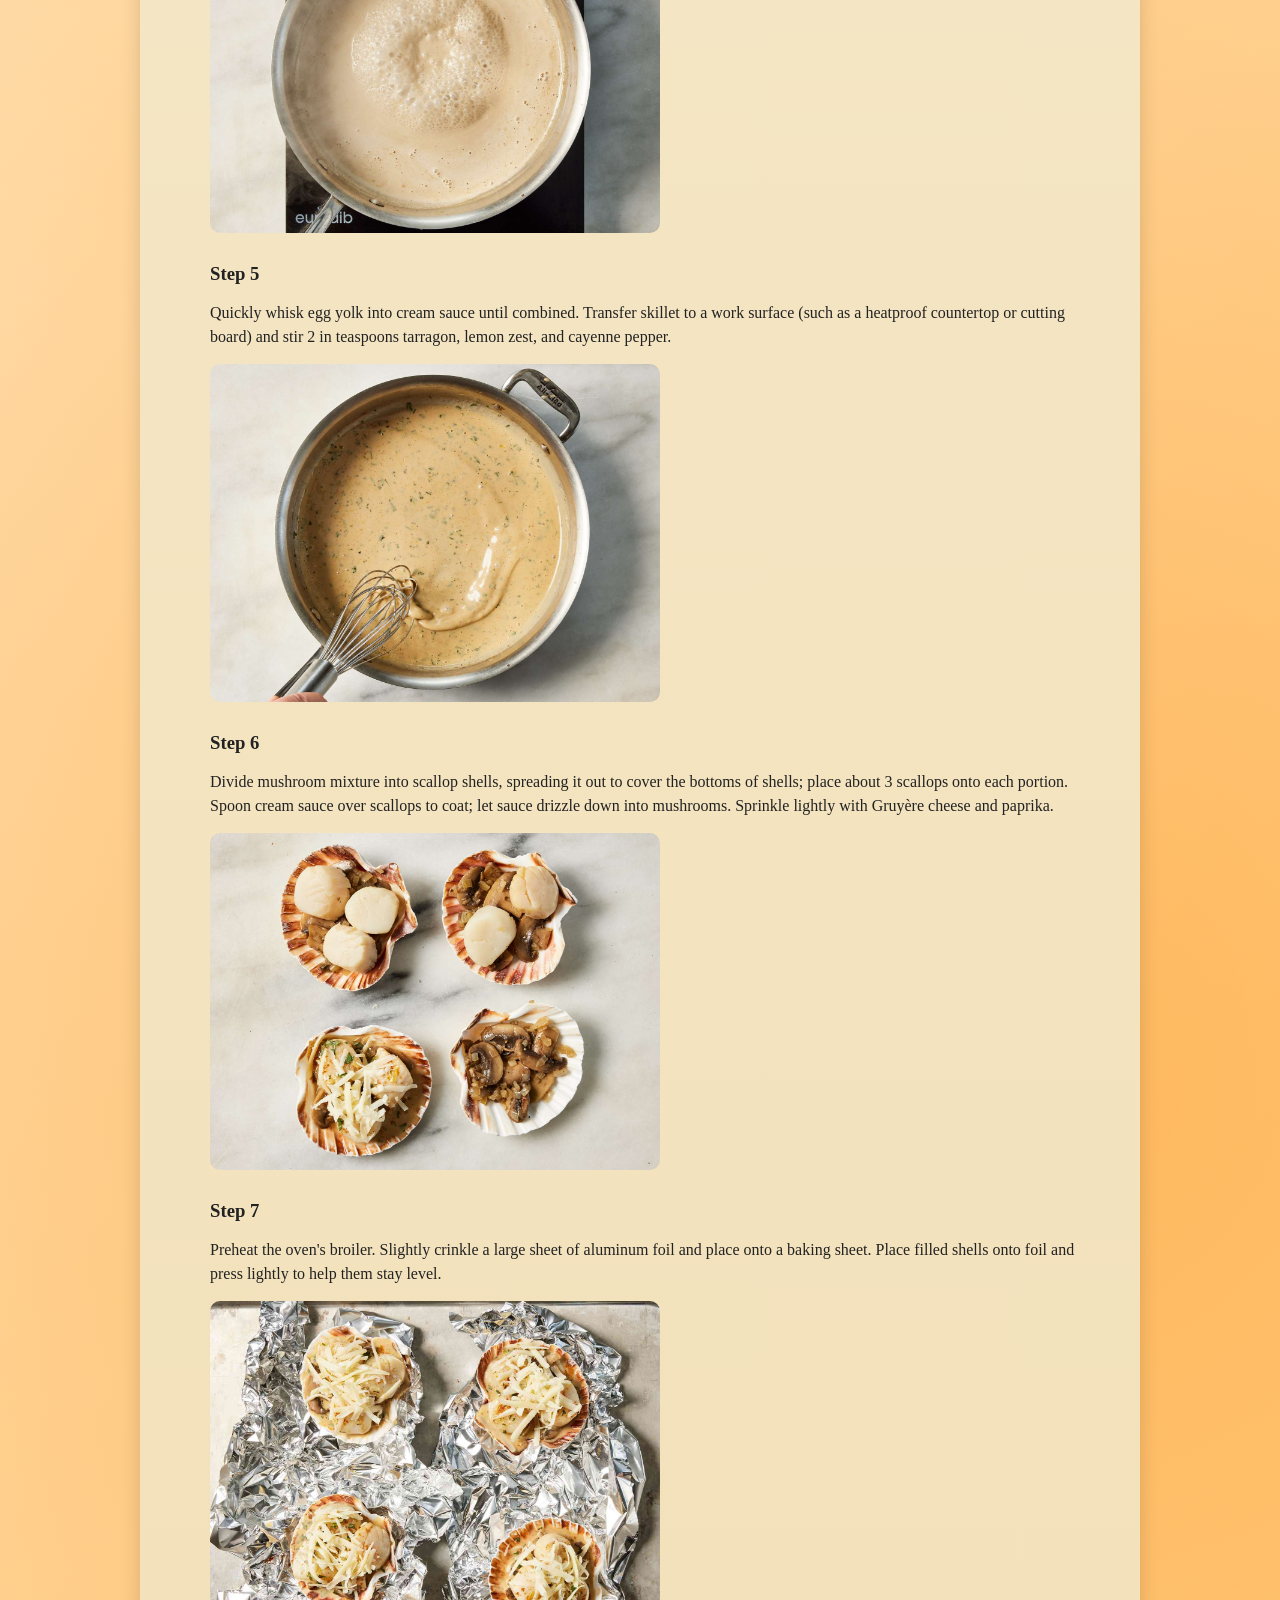
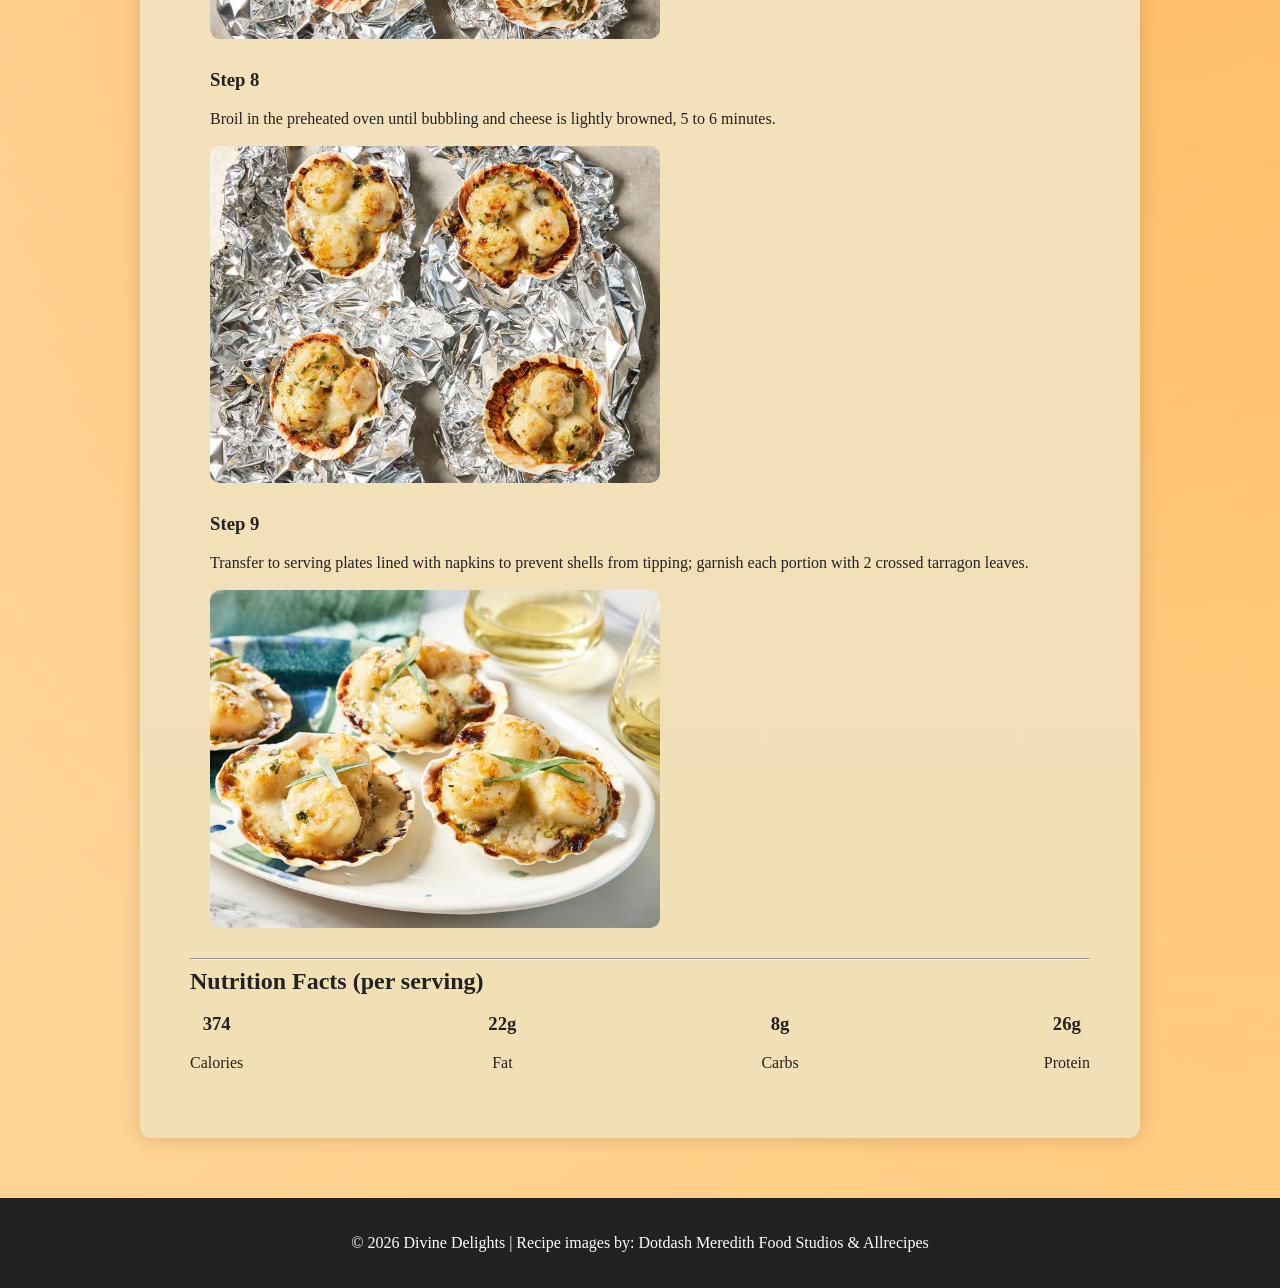
<file: recipe8.html>
<!DOCTYPE html>
<html lang="en">

<head>
    <meta charset="UTF-8">
    <meta name="viewport" content="width=device-width, initial-scale=1.0">
    <title> Coquilles Saint-Jacques - Divine Delights</title>

    <link rel="icon" type="image/png" href="images/favicon.ico">
    <link rel="stylesheet" href="css/styles.css">
</head>

<body>    

<header>
<div class="navbar">
<div class="logo">
    <img src="images/logo.png" alt="Divine Delights' Logo">
</div>

<nav class="nav-links">
<a href="index.html">🏠 Home</a>
<a href="recipes.html">🍽️ Recipes</a>
</nav>
</div>
</header>

<main class="recipe-page">

<!-- TITLE -->
<h1 class="gradient-text"> Coquilles Saint-Jacques</h1>

<!-- IMAGE -->
<img src="images/coquilles.jpg" class="recipe-main-img" alt=" Coquilles Saint-Jacques">

<!-- DESCRIPTION -->
<p class="recipe-desc">
    Coquilles Saint-Jacques is one of the world's most delicious dishes. It's rich and decadent, and yet still light. For something fancy, this is pretty easy to make!
</p>

<!-- TIME TABLE -->
<div class="time-table">
    <div>
        <strong>Prep Time:</strong>
        <p>20 mins</p>
    </div>

    <div>
        <strong>Cook Time:</strong>
        <p>30 mins</p>
    </div>

    <div>
        <strong>Total Time:</strong>
        <p>50 mins</p>
    </div>

    <div>
        <strong>Servings:</strong>
        <p>4</p>
    </div>
</div>

<hr>

<!-- INGREDIENTS -->
<h2>Ingredients</h2>

<ul class="ingredients">
    <li>2 tablespoons unsalted butter</li>
    <li>½ cup diced shallots</li>
    <li>½ pound white button mushrooms, sliced</li>
    <li>salt and freshly ground black pepper to taste</li>
    <li>1 cup white wine</li>
    <li>1 pound sea scallops</li>
    <li>½ cup heavy whipping cream</li>
    <li>1 egg yolk</li>
    <li>2 teaspoons minced fresh tarragon</li>
    <li>1 teaspoon lemon zest</li>
    <li>1 pinch cayenne pepper, or to taste</li>
    <li>4 large oven-safe scallop shells</li>
    <li>¼ cup shredded Gruyere cheese</li>
    <li>1 pinch paprika</li>
    <li>8 fresh tarragon leaves</li>
</ul>

<hr>

<!-- DIRECTIONS -->
<h2>Directions</h2>

<div class="steps">

    <div class="step">
        <h3>Step 1</h3>
        <p> Gather all ingredients. </p>
        <img src="images/coquillestep1.jpg" class="step-img">
    </div>

    <div class="step">
        <h3>Step 2</h3>
        <p>Melt butter in a large skillet over medium heat; add shallots and sauté until translucent, 5 to 8 minutes. Stir in mushrooms, salt, and black pepper; increase heat to medium-high and cook, stirring often, until mushrooms are golden brown, about 10 minutes. Pour wine into the pan and bring to a boil while scraping the browned bits of food off the bottom of the pan with a wooden spoon; bring to a simmer. </p>
        <img src="images/coquillestep2.jpg" class="step-img">
    </div>

    <div class="step">
        <h3>Step 3</h3>
        <p> Gently place scallops into wine and poach in the mushroom mixture until barely firm, about 2 minutes per side; transfer scallops to a bowl. Strain mushroom mixture into another bowl, reserving mushrooms and cooking liquid separately. </p>
        <img src="images/coquillestep3.jpg" class="step-img">
    </div>

    <div class="step">
        <h3>Step 4</h3>
        <p> Return strained liquid to skillet, pour in any accumulated juices from scallops, and stir in cream. Bring to a boil and cook, stirring often, until cream sauce is reduced by about half, about 10 minutes. Turn off heat and let mixture cool for 1 minute. </p>
        <img src="images/coquillestep4.jpg" class="step-img">
    </div>

    <div class="step">
        <h3>Step 5</h3>
        <p> Quickly whisk egg yolk into cream sauce until combined. Transfer skillet to a work surface (such as a heatproof countertop or cutting board) and stir 2 in teaspoons tarragon, lemon zest, and cayenne pepper. </p>
        <img src="images/coquillestep5.jpg" class="step-img">
    </div>

    <div class="step">
        <h3>Step 6</h3>
        <p> Divide mushroom mixture into scallop shells, spreading it out to cover the bottoms of shells; place about 3 scallops onto each portion. Spoon cream sauce over scallops to coat; let sauce drizzle down into mushrooms. Sprinkle lightly with Gruyère cheese and paprika. </p>
        <img src="images/coquillestep6.jpg" class="step-img">
    </div>

    <div class="step">
        <h3>Step 7</h3>
        <p> Preheat the oven's broiler. Slightly crinkle a large sheet of aluminum foil and place onto a baking sheet. Place filled shells onto foil and press lightly to help them stay level. </p>
        <img src="images/coquillestep7.jpg" class="step-img">
    </div>

    <div class="step">
        <h3>Step 8</h3>
        <p> Broil in the preheated oven until bubbling and cheese is lightly browned, 5 to 6 minutes. </p>
        <img src="images/coquillestep8.jpg" class="step-img">
    </div>
    
    <div class="step">
        <h3>Step 9</h3>
        <p> Transfer to serving plates lined with napkins to prevent shells from tipping; garnish each portion with 2 crossed tarragon leaves. </p>
        <img src="images/coquilles.jpg" class="step-img">
    </div>

</div>

<hr>

<!-- NUTRITION -->
<h2>Nutrition Facts (per serving)</h2>

<div class="nutrition">
    <div>
        <h3>374</h3>
        <p>Calories</p>
    </div>

    <div>
        <h3>22g</h3>
        <p>Fat</p>
    </div>

    <div>
        <h3>8g</h3>
        <p>Carbs</p>
    </div>

    <div>
        <h3>26g</h3>
        <p>Protein</p>
    </div>
</div>

</main>

<footer>
    <p>© 2026 Divine Delights | Recipe images by: Dotdash Meredith Food Studios & Allrecipes</p>
</footer>

</body>
</html>
</file>
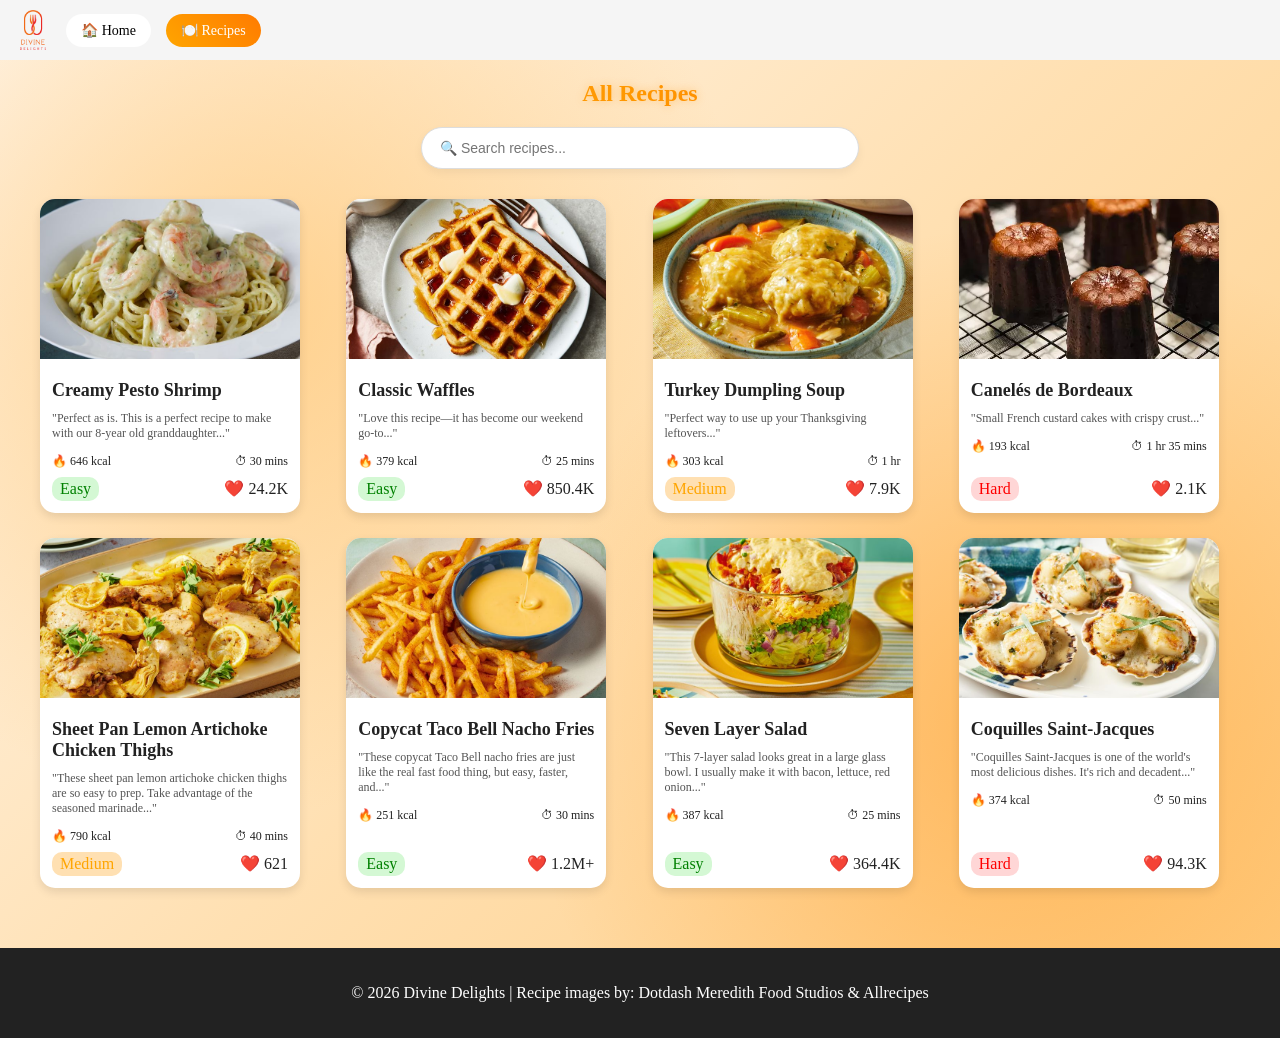
<file: recipes.html>
<!DOCTYPE html>
<html lang="en">

<head>
    <meta charset="UTF-8">
    <meta name="viewport" content="width=device-width, initial-scale=1.0">
    <title>Recipes - Divine Delights</title>

    <link rel="icon" type="image/png" href="images/favicon.ico">
    <link rel="stylesheet" href="css/styles.css">
</head>

<body>    

<header>
<div class="navbar">
<div class="logo">
    <img src="images/logo.png" alt="Divine Delights' Logo">
</div>

<nav class="nav-links">
<a href="index.html">🏠 Home</a>
<a href="recipes.html" class="active">🍽️ Recipes</a>
</nav>
</div>
</header>

<main>

<section class="recipes-page">
    <h1 class="gradient-text">All Recipes</h1>

    <div class="search-bar">
        <input type="text" placeholder="🔍 Search recipes...">
    </div>

    <div class="recipes-grid">

        <!-- CARD 1 -->
        <a href="recipe1.html" class="card-link">
        <div class="card">
            <div class="card-img">
                <img src="images/pasta.jpg" alt="Pasta">
            </div>

            <div class="card-content">
                <h3>Creamy Pesto Shrimp</h3>

                <p class="desc">
                    "Perfect as is. This is a perfect recipe to make with our 8-year old granddaughter..."
                </p>

                <div class="info">
                    <span>🔥 646 kcal</span>
                    <span>⏱ 30 mins</span>
                </div>

                <div class="bottom">
                    <span class="easy">Easy</span>
                    <span>❤️ 24.2K</span>
                </div>
            </div>
        </div>
        </a>

        <!-- CARD 2 -->
        <a href="recipe2.html" class="card-link">
        <div class="card">
            <div class="card-img">
                <img src="images/waffles.jpg" alt="Waffles">
            </div>

            <div class="card-content">
                <h3>Classic Waffles</h3>

                <p class="desc">
                    "Love this recipe—it has become our weekend go-to..."
                </p>

                <div class="info">
                    <span>🔥 379 kcal</span>
                    <span>⏱ 25 mins</span>
                </div>

                <div class="bottom">
                    <span class="easy">Easy</span>
                    <span>❤️ 850.4K</span>
                </div>
            </div>
        </div>
        </a>

        <!-- CARD 3 -->
        <a href="recipe3.html" class="card-link">
        <div class="card">
            <div class="card-img">
                <img src="images/turkey.jpg" alt="Turkey">
            </div>

            <div class="card-content">
                <h3>Turkey Dumpling Soup</h3>

                <p class="desc">
                    "Perfect way to use up your Thanksgiving leftovers..."
                </p>

                <div class="info">
                    <span>🔥 303 kcal</span>
                    <span>⏱ 1 hr</span>
                </div>

                <div class="bottom">
                    <span class="medium">Medium</span>
                    <span>❤️ 7.9K</span>
                </div>
            </div>
        </div>
        </a>

        <!-- CARD 4 -->
        <a href="recipe4.html" class="card-link">
        <div class="card">
            <div class="card-img">
                <img src="images/canele.jpg" alt="Caneles">
            </div>

            <div class="card-content">
                <h3>Canelés de Bordeaux</h3>

                <p class="desc">
                    "Small French custard cakes with crispy crust..."
                </p>

                <div class="info">
                    <span>🔥 193 kcal</span>
                    <span>⏱ 1 hr 35 mins</span>
                </div>

                <div class="bottom">
                    <span class="hard">Hard</span>
                    <span>❤️ 2.1K</span>
                </div>
            </div>
        </div>
        </a>
        <!-- CARD 5 -->
        <a href="recipe5.html" class="card-link">
        <div class="card">
            <div class="card-img">
                <img src="images/chicken.jpg" alt="Sheet Pan Lemon Artichoke Chicken Thighs">
            </div>

            <div class="card-content">
                <h3>Sheet Pan Lemon Artichoke Chicken Thighs</h3>

                <p class="desc">
                    "These sheet pan lemon artichoke chicken thighs are so easy to prep. Take advantage of the seasoned marinade..."
                </p>

                <div class="info">
                    <span>🔥 790 kcal</span>
                    <span>⏱ 40 mins</span>
                </div>

                <div class="bottom">
                    <span class="medium">Medium</span>
                    <span>❤️ 621</span>
                </div>
            </div>
        </div>
        </a>
        <!-- CARD 6 -->
        <a href="recipe6.html" class="card-link">
        <div class="card">
            <div class="card-img">
                <img src="images/fries.jpg" alt="Copycat Taco Bell Nacho Fries">
            </div>

            <div class="card-content">
                <h3>Copycat Taco Bell Nacho Fries</h3>

                <p class="desc">
                    "These copycat Taco Bell nacho fries are just like the real fast food thing, but easy, faster, and..."
                </p>

                <div class="info">
                    <span>🔥 251 kcal</span>
                    <span>⏱ 30 mins</span>
                </div>

                <div class="bottom">
                    <span class="easy">Easy</span>
                    <span>❤️ 1.2M+</span>
                </div>
            </div>
        </div>
        </a>
        <!-- CARD 7 -->
        <a href="recipe7.html" class="card-link">
        <div class="card">
            <div class="card-img">
                <img src="images/salad.jpg" alt="Seven Layer Salad">
            </div>

            <div class="card-content">
                <h3>Seven Layer Salad</h3>

                <p class="desc">
                    "This 7-layer salad looks great in a large glass bowl. I usually make it with bacon, lettuce, red onion..."
                </p>

                <div class="info">
                    <span>🔥 387 kcal</span>
                    <span>⏱ 25 mins</span>
                </div>

                <div class="bottom">
                    <span class="easy">Easy</span>
                    <span>❤️ 364.4K</span>
                </div>
            </div>
        </div>
        </a>
        <!-- CARD 8 -->
        <a href="recipe8.html" class="card-link">
        <div class="card">
            <div class="card-img">
                <img src="images/coquilles.jpg" alt=" Coquilles Saint-Jacques">
            </div>

            <div class="card-content">
                <h3> Coquilles Saint-Jacques</h3>

                <p class="desc">
                    "Coquilles Saint-Jacques is one of the world's most delicious dishes. It's rich and decadent..."
                </p>

                <div class="info">
                    <span>🔥 374 kcal</span>
                    <span>⏱ 50 mins</span>
                </div>

                <div class="bottom">
                    <span class="hard">Hard</span>
                    <span>❤️ 94.3K</span>
                </div>
            </div>
        </div>
        </a>


    </div>
</section>

</main>

<footer>
    <p>© 2026 Divine Delights | Recipe images by: Dotdash Meredith Food Studios & Allrecipes</p>
</footer>

</body>
</html>
</file>
<file: css/styles.css>
body {
    margin: 0;

    background:
        radial-gradient(circle at 20% 30%, rgba(255, 183, 77, 0.5), transparent 40%),
        radial-gradient(circle at 80% 70%, rgba(255, 138, 0, 0.4), transparent 40%),
        linear-gradient(135deg, #fff8f0, #ffe0b2, #ffcc80);

    color: #222; 
}


.logo {
    display: flex;
    align-items: center;
}

.logo img {
    height: 40px;  
    width: auto;
}
.card-link,
.card-link:visited,
.card-link:hover,
.card-link:active {
    text-decoration: none;
    color: inherit;
}
/* HERO */
.hero {
    height: 80vh;
    background: url('../images/hero.jpg') center/cover no-repeat;
    position: relative;
}

/* OVERLAY */
.overlay {
    background: rgba(0, 0, 0, 0.5);
    height: 100%;

    display: flex;
    justify-content: center;
    align-items: center;

    padding: 40px;
}

/* QUOTE */
.quote-box {
    display: flex;
    align-items: center;
    justify-content: center;
    gap: 20px;
    text-align: center;
}

.quote-mark {
    font-size: 120px;
    color: rgba(255, 200, 200, 0.8);
    line-height: 1;
}

.quote-box h1 {
    font-size: 3rem;
    font-weight: bold;
    color: white;
    max-width: 800px;
    text-shadow: 2px 2px 8px rgba(0,0,0,0.7);
}

/* SCROLL SECTION */
.scroll-section {
    padding: 40px 30px;
    overflow: hidden;

    
    background:
        radial-gradient(circle at 20% 30%, rgba(255, 183, 77, 0.35), transparent 40%),
        radial-gradient(circle at 80% 70%, rgba(255, 138, 0, 0.25), transparent 40%),
        linear-gradient(135deg, #fff8f0, #ffe0b2);

    position: relative;
    z-index: 1;
}

.scroll-section::before {
    content: "";
    position: absolute;
    inset: 0;

    background-image: radial-gradient(rgba(255, 140, 0, 0.6) 1.2px, transparent 1.2px);
    background-size: 30px 30px;

    opacity: 0.6;
    pointer-events: none;
    z-index: 0;

    animation: moveStars 20s linear infinite;
}

h2 {
    margin: 0;
}

/* SCROLL CONTAINER */
.scroll-container {
    display: flex;
    gap: 20px;
    width: max-content;
    animation: scroll 20s linear infinite;
    margin-top: 20px;
    
}

@keyframes scroll {
    from {
        transform: translateX(100%);
    }
    to {
        transform: translateX(-100%);
    }
}

@keyframes gradientMove {
    0% {
        background-position: 0% center;
    }
    100% {
        background-position: 200% center;
    }
}

@keyframes moveStars {
    from {
        transform: translate(0, 0);
    }
    to {
        transform: translate(-60px, -60px);
    }
}

.scroll-container:hover {
    animation-play-state: paused;
}

/* CARD */
.card {
    min-width: 250px;
    max-width: 260px;
    background: white;
    border-radius: 15px;
    overflow: hidden;
    box-shadow: 0 4px 10px rgba(0,0,0,0.1);
    display: flex;
    flex-direction: column;
    justify-content: space-between;
    height: 100%;
    transition: transform 0.3s ease, box-shadow 0.3s ease;
}

.card:hover {
    transform: translateY(-8px);
    box-shadow: 0 10px 25px rgba(0,0,0,0.2);
}

/* IMAGE WRAPPER */
.card-img {
    position: relative;
}

.card-img img {
    width: 100%;
    height: 160px;
    object-fit: cover;
}

/* BADGE */
.badge {
    position: absolute;
    bottom: 10px;
    left: 10px;

    background: #f4b942;
    padding: 6px 10px;
    border-radius: 10px;

    font-size: 12px;
    font-weight: bold;
}

/* CONTENT */
.card-content {
    padding: 12px;
    display: flex;
    flex-direction: column;
    flex-grow: 1;
}

.card-content h3 {
    margin: 5px 0;
    font-size: 18px;
}

.card-content p {
    margin: 5px 0;
    font-size: 12px;
    color: #555;
}

/* INFO */
.info {
    display: flex;
    justify-content: space-between;
    font-size: 12px;
    margin: 8px 0;
}

.recipe-page {
    padding: 50px;
    max-width: 900px;
    margin: 40px auto;

    background: linear-gradient(#f8ecd4, #f1dfb5); /* parchment */
    border-radius: 12px;

    box-shadow: 0 0 20px rgba(0,0,0,0.15);
}

/* MAIN IMAGE */
.recipe-main-img {
    width: 100%;
    border-radius: 10px;
    margin: 20px 0;
}

/* DESCRIPTION */
.recipe-desc {
    color: #5a4632;
}

/* TIME TABLE */
.time-table {
    display: grid;
    grid-template-columns: repeat(2, 1fr);
    gap: 20px;
}

/* INGREDIENTS */
.ingredients {
    margin: 15px 0;
}

/* STEPS */
.step {
    margin-bottom: 35px;
    padding-left: 20px;   
}

.step-img {
    width: 60%;
    max-width: 450px;

    display: block;
    margin: 15px 0;   
    border-radius: 10px;
}

/* STEP TEXT */
.step h3 {
    margin-bottom: 5px;
}

.step p {
    margin-bottom: 10px;
    line-height: 1.5;
}

/* NUTRITION */
.nutrition {
    display: flex;
    justify-content: space-between;
    text-align: center;
}
.recipes-grid {
    display: grid;
    grid-template-columns: repeat(auto-fill, minmax(250px, 1fr));  /* FIXED */
    gap: 25px;
    margin-top: 20px;

    max-width: 1200px;   /* keeps layout centered */
    margin-left: auto;
    margin-right: auto;
}

/* DIFFICULTY */
.easy {
    background: #d4f8d4;
    color: green;
    padding: 3px 8px;
    border-radius: 10px;
}

.medium {
    background: #ffe0b2;
    color: orange;
    padding: 3px 8px;
    border-radius: 10px;
}

.hard {
    background: #ffd6d6;
    color: red;
    padding: 3px 8px;
    border-radius: 10px;
}

/* NAVBAR */
.navbar {
    display: flex;
    align-items: center;
    padding: 10px 20px;
    background: #f5f5f5;
}

.nav-links {
    display: flex;
    gap: 15px;
    margin-left: 20px;
}

.nav-links a {
    text-decoration: none;
    color: black;
    padding: 8px 15px;
    border-radius: 20px;
    background: white;
    display: flex;
    align-items: center;
    gap: 5px;
    font-size: 14px;
}

.nav-links a:hover {
    background: #ffe0b2;
}

.nav-links a.active {
    background: linear-gradient(45deg, orange, #ff7b00);
    color: white;
}
/* ABOUT */
.about {
    text-align: center;
    padding: 40px 20px;
    background: linear-gradient(white 50%, #6fa37f 50%);
    margin-top: 60px;
    box-shadow: 0 -5px 10px rgba(0,0,0,0.05);
}

.about h2 {
    margin: 0;
    font-size: 2rem;
    color: #2e7d32;
}

.role {
    color: gray;
    margin-bottom: 20px;
}

.about img {
    width: 120px;
    height: 120px;
    border-radius: 50%;
    object-fit: cover;
    margin: 20px 0;
}

.about-text {
    max-width: 500px;
    margin: 0 auto 20px;
    color: white;
}

.about-button {
    text-decoration: none;
    background: white;
    color: #2e7d32;
    padding: 10px 20px;
    border-radius: 10px;
    display: inline-block;
}
.bottom {
    margin-top: auto;
    display: flex;
    justify-content: space-between;
    align-items: center;
}


/* MAIN IMAGE */
.recipe-main-img {
    width: 100%;
    border-radius: 10px;
    margin: 20px 0;
}

/* DESCRIPTION */
.recipe-desc {
    color: #555;
}

/* TIME TABLE */
.time-table {
    display: grid;
    grid-template-columns: repeat(2, 1fr);
    gap: 20px;
    margin: 20px 0;
}

/* INGREDIENTS */
.ingredients {
    margin: 15px 0;
}
.step {
    margin-bottom: 30px;
    text-align: left;   /* left the text */
}

/* footer */

footer{
text-align:center;
padding:20px;
background:#222;
color:white;
margin-top:60px;
}

.gradient-text {
    background: linear-gradient(90deg, #ffb74d, #ff9800, #ff5722);
    background-clip: text;
    color: transparent;

    text-shadow: 0 0 8px rgba(255, 152, 0, 0.4);
    text-align: center
}
.gradient-animate {
    background: linear-gradient(90deg, #ff9800, #ff5722, #4CAF50);
    background-size: 200% auto;

    background-clip: text;
    color: transparent;

    animation: gradientMove 4s linear infinite;
    text-align: center;
}
@media (max-width: 768px) {

    .scroll-container {
        flex-direction: column;
        align-items: center; 
        justify-content: center;
        animation: none;
        width: 100%;
    }

    .card {
        width: 90%;
        max-width: 350px;   /* keeps it neat */
        margin: 0 auto;     /* extra safety centering */
    }

    .scroll-section {
        padding: 20px 10px;
    }
}
.search-bar {
    display: flex;
    justify-content: center;
    margin: 20px 0 30px;
}

.search-bar input {
    width: 60%;
    max-width: 400px;

    padding: 12px 18px;
    border-radius: 25px;
    border: 1px solid #ddd;

    font-size: 14px;
    outline: none;

    box-shadow: 0 4px 10px rgba(0,0,0,0.05);
}

.search-bar input:focus {
    border-color: orange;
    box-shadow: 0 0 8px rgba(255,165,0,0.5);
}
</file>
